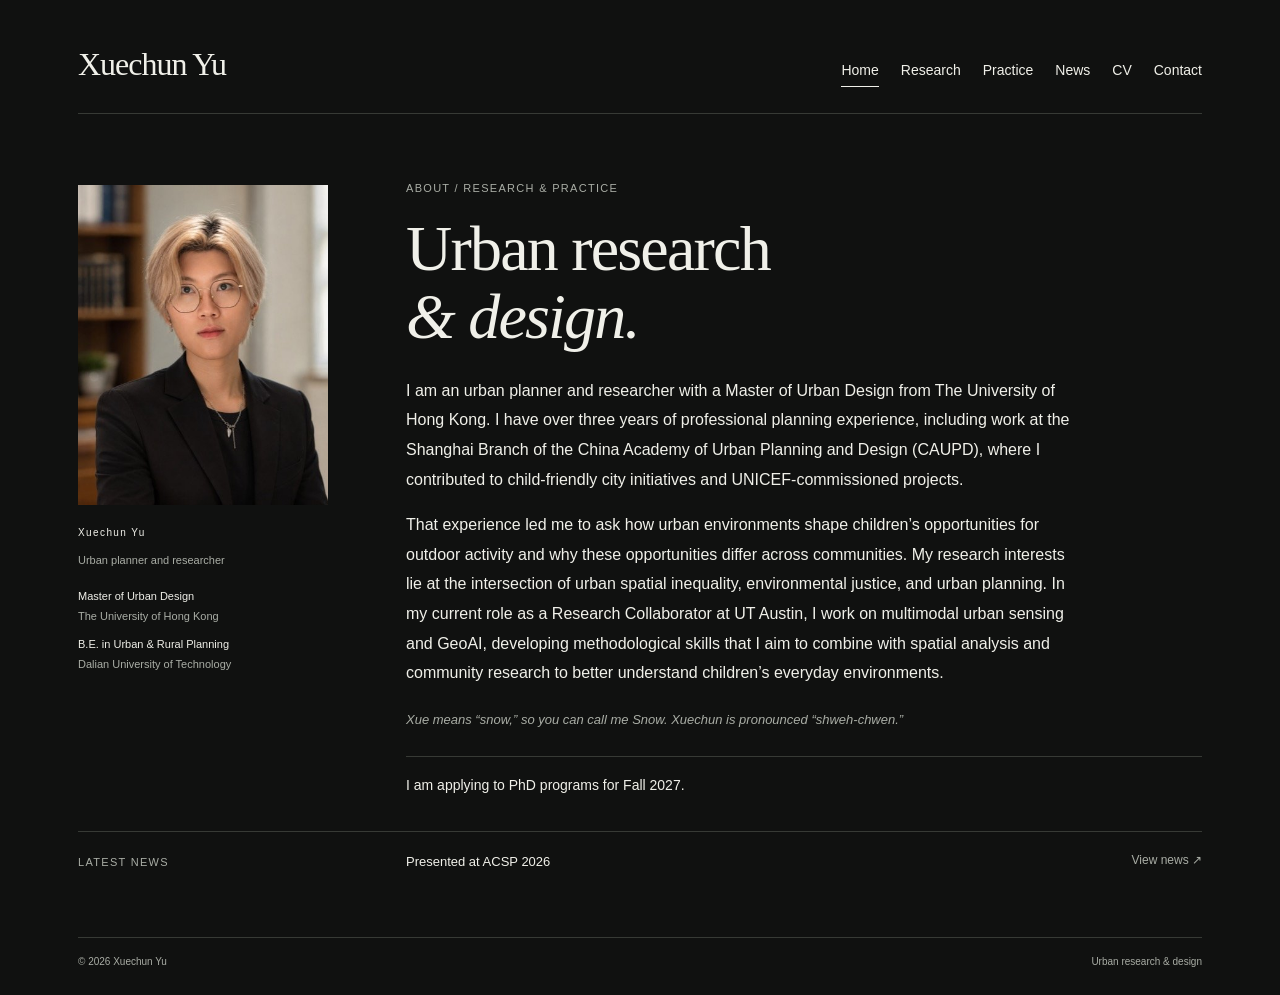
<file: index.html>
<!doctype html>
<html lang="en">
<head>
  <meta charset="utf-8">
  <meta name="viewport" content="width=device-width, initial-scale=1">
  <meta name="color-scheme" content="dark">
  <meta name="theme-color" content="#101110">
  <title>Home | Xuechun Yu</title>
  <meta name="description" content="Xuechun Yu is an urban planner and researcher whose interests connect children’s geographies, environmental justice, urban planning, and human-centered GeoAI.">
  <link rel="icon" href="assets/favicon.svg" type="image/svg+xml">
  <link rel="icon" href="assets/favicon-32.png" sizes="32x32" type="image/png">
  <link rel="apple-touch-icon" href="assets/apple-touch-icon.png">
  <link rel="stylesheet" href="assets/styles.css">
</head>
<body>
  <a class="skip-link" href="#main">Skip to content</a>
  <div id="xy-pages"><div class="website quiet black"><header><a href="index.html" class="brand ">Xuechun Yu</a><nav aria-label="Main navigation"><a href="index.html"  aria-current="page">Home</a><a href="research.html" >Research</a><a href="practice.html" >Practice</a><a href="news.html" >News</a><a href="cv.html" >CV</a><a href="contact.html" >Contact</a></nav></header>
  <main id="main"><div class="bio-layout"><aside class="portrait"><img src="assets/images/portrait.jpg" loading="eager" fetchpriority="high" decoding="async" alt="Portrait of Xuechun Yu"><div class="portrait-caption"><span>Xuechun Yu</span><span>Urban planner and researcher</span><span class="education"><strong>Master of Urban Design</strong><br>The University of Hong Kong<br><strong>B.E. in Urban &amp; Rural Planning</strong><br>Dalian University of Technology</span></div></aside><div class="bio"><div class="eyebrow">ABOUT / RESEARCH &amp; PRACTICE</div><h1>Urban research<br><em>&amp; design.</em></h1><div class="copy"><p>I am an urban planner and researcher with a Master of Urban Design from The University of Hong Kong. I have over three years of professional planning experience, including work at the Shanghai Branch of the China Academy of Urban Planning and Design (CAUPD), where I contributed to child-friendly city initiatives and UNICEF-commissioned projects.</p><p>That experience led me to ask how urban environments shape children’s opportunities for outdoor activity and why these opportunities differ across communities. My research interests lie at the intersection of urban spatial inequality, environmental justice, and urban planning. In my current role as a Research Collaborator at UT Austin, I work on multimodal urban sensing and GeoAI, developing methodological skills that I aim to combine with spatial analysis and community research to better understand children’s everyday environments.</p></div><p class="pronunciation-note">Xue means “snow,” so you can call me Snow. Xuechun is pronounced “shweh-chwen.”</p><p class="application">I am applying to PhD programs for Fall 2027.</p></div></div><div class="recent"><span class="eyebrow">LATEST NEWS</span><a href="news.html" >Presented at ACSP 2026 <span>View news ↗</span></a></div></main>
  <footer><span>© 2026 Xuechun Yu</span><span>Urban research &amp; design</span></footer>
  </div></div>
</body>
</html>
</file>
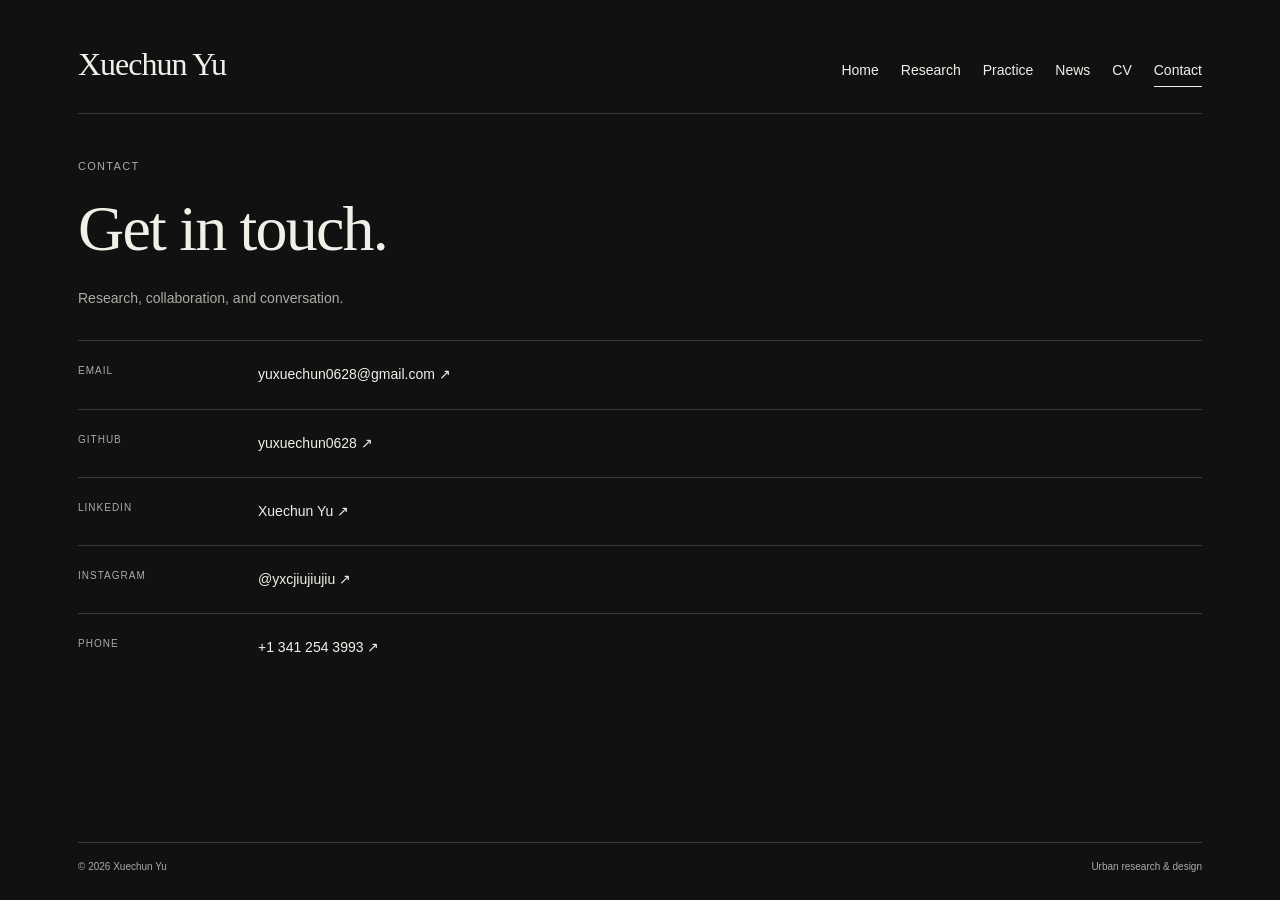
<file: contact.html>
<!doctype html>
<html lang="en">
<head>
  <meta charset="utf-8">
  <meta name="viewport" content="width=device-width, initial-scale=1">
  <meta name="color-scheme" content="dark">
  <meta name="theme-color" content="#101110">
  <title>Contact | Xuechun Yu</title>
  <meta name="description" content="Contact Xuechun Yu about research and collaboration.">
  <link rel="icon" href="assets/favicon.svg" type="image/svg+xml">
  <link rel="icon" href="assets/favicon-32.png" sizes="32x32" type="image/png">
  <link rel="apple-touch-icon" href="assets/apple-touch-icon.png">
  <link rel="stylesheet" href="assets/styles.css">
</head>
<body>
  <a class="skip-link" href="#main">Skip to content</a>
  <div id="xy-pages"><div class="website quiet black"><header><a href="index.html" class="brand ">Xuechun Yu</a><nav aria-label="Main navigation"><a href="index.html" >Home</a><a href="research.html" >Research</a><a href="practice.html" >Practice</a><a href="news.html" >News</a><a href="cv.html" >CV</a><a href="contact.html"  aria-current="page">Contact</a></nav></header>
  <main id="main"><div class="page-intro"><span class="eyebrow">CONTACT</span><h1>Get in touch.</h1><p>Research, collaboration, and conversation.</p></div><div class="contact-row"><span>EMAIL</span><a href="mailto:yuxuechun0628@gmail.com">yuxuechun0628@gmail.com ↗</a></div><div class="contact-row"><span>GITHUB</span><a href="https://github.com/yuxuechun0628" target="_blank" rel="noopener">yuxuechun0628 ↗</a></div><div class="contact-row"><span>LINKEDIN</span><a href="https://www.linkedin.com/in/xuechun-yu/" target="_blank" rel="noopener">Xuechun Yu ↗</a></div><div class="contact-row"><span>INSTAGRAM</span><a href="https://www.instagram.com/yxcjiujiujiu/" target="_blank" rel="noopener">@yxcjiujiujiu ↗</a></div><div class="contact-row"><span>PHONE</span><a href="tel:+13412543993">+1 341 254 3993 ↗</a></div></main>
  <footer><span>© 2026 Xuechun Yu</span><span>Urban research &amp; design</span></footer>
  </div></div>
</body>
</html>
</file>
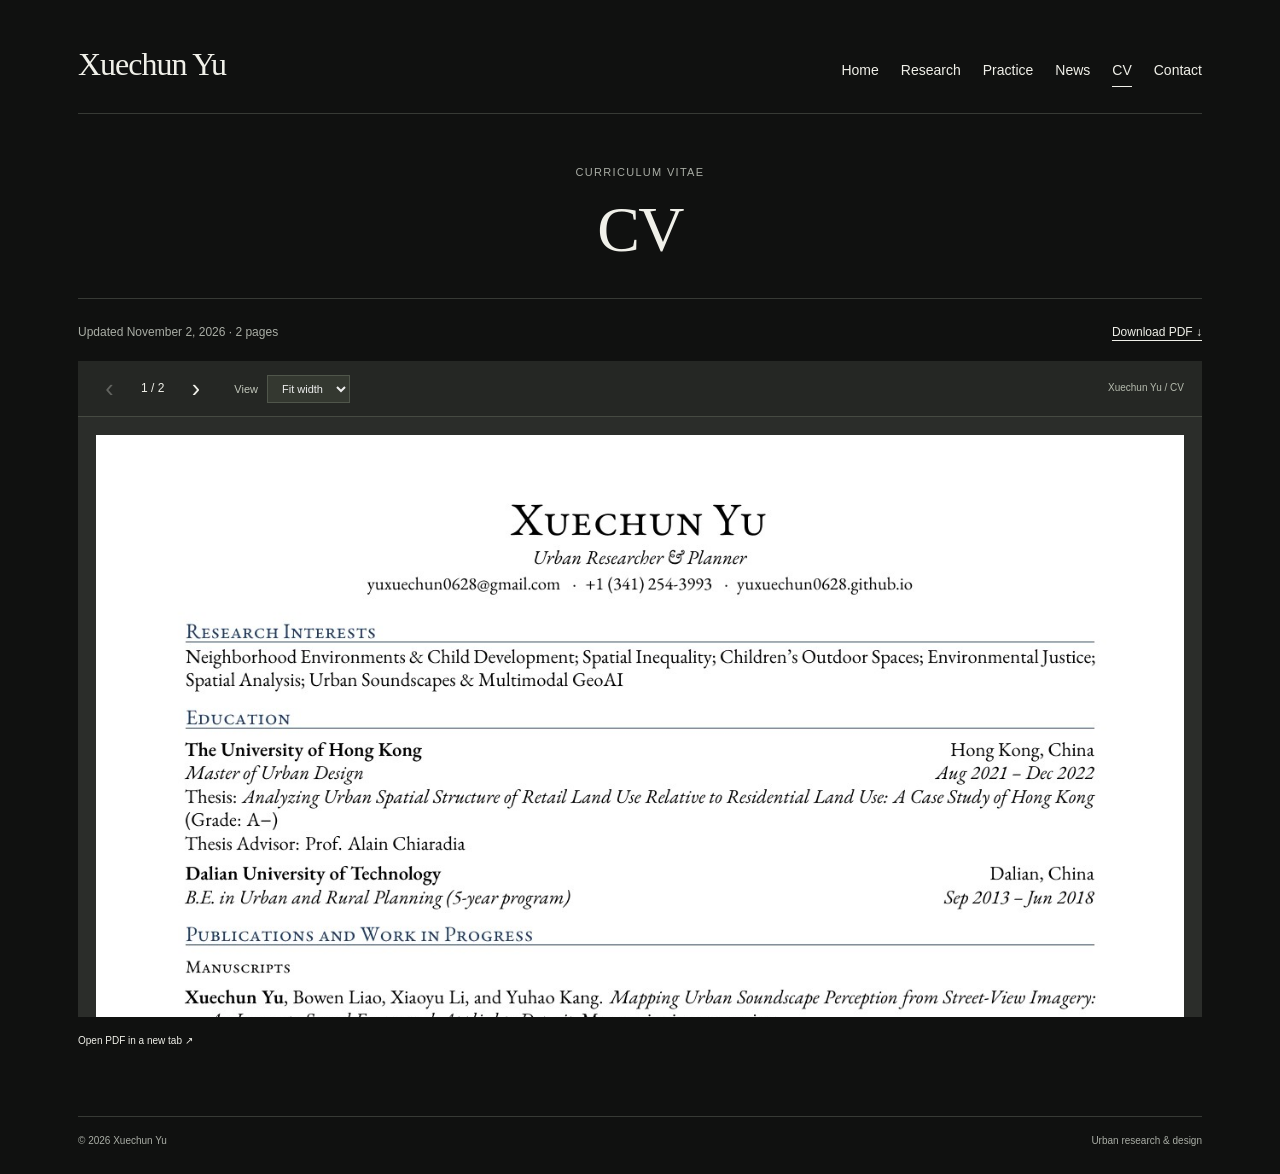
<file: cv.html>
<!doctype html>
<html lang="en">
<head>
  <meta charset="utf-8">
  <meta name="viewport" content="width=device-width, initial-scale=1">
  <meta name="color-scheme" content="dark">
  <meta name="theme-color" content="#101110">
  <title>CV | Xuechun Yu</title>
  <meta name="description" content="Curriculum vitae of Xuechun Yu, including education, research, and professional experience.">
  <link rel="icon" href="assets/favicon.svg" type="image/svg+xml">
  <link rel="icon" href="assets/favicon-32.png" sizes="32x32" type="image/png">
  <link rel="apple-touch-icon" href="assets/apple-touch-icon.png">
  <link rel="stylesheet" href="assets/styles.css">
</head>
<body>
  <a class="skip-link" href="#main">Skip to content</a>
  <div id="xy-pages"><div class="website quiet black"><header><a href="index.html" class="brand ">Xuechun Yu</a><nav aria-label="Main navigation"><a href="index.html" >Home</a><a href="research.html" >Research</a><a href="practice.html" >Practice</a><a href="news.html" >News</a><a href="cv.html"  aria-current="page">CV</a><a href="contact.html" >Contact</a></nav></header>
  <main id="main"><div class="cv-heading"><span class="eyebrow">CURRICULUM VITAE</span><h1>CV</h1></div><div class="document-top"><span>Updated November 2, 2026 · 2 pages</span><a href="assets/documents/Xuechun_Yu_CV-20261102.pdf" download="Xuechun_Yu_CV-20261102.pdf" class="download-link ">Download PDF ↓</a></div><div class="pdf-viewer" aria-label="CV 文档阅读器"><div class="pdf-toolbar"><div class="page-controls"><button type="button" data-cv-action="prev" aria-label="上一页" >‹</button><span data-cv-counter aria-live="polite">1 / 2</span><button type="button" data-cv-action="next" aria-label="下一页" >›</button></div><label class="zoom-control">View <select data-cv-zoom aria-label="文档显示比例"><option value="100">Fit width</option><option value="125">125%</option><option value="150">150%</option></select></label><span class="reader-label">Xuechun Yu / CV</span></div><div class="paper-scroll" aria-label="简历页面，可滚动阅读"><img src="assets/images/cv-20261102-1.jpg" data-cv-page alt="Xuechun Yu 简历第 1 页"></div></div><p class="cv-note"><a href="assets/documents/Xuechun_Yu_CV-20261102.pdf" target="_blank" rel="noopener">Open PDF in a new tab ↗</a></p><noscript><p><a href="assets/documents/Xuechun_Yu_CV-20261102.pdf">Read the complete CV (PDF)</a></p></noscript><script src="assets/cv-reader-20261102.js" defer></script></main>
  <footer><span>© 2026 Xuechun Yu</span><span>Urban research &amp; design</span></footer>
  </div></div>
</body>
</html>
</file>
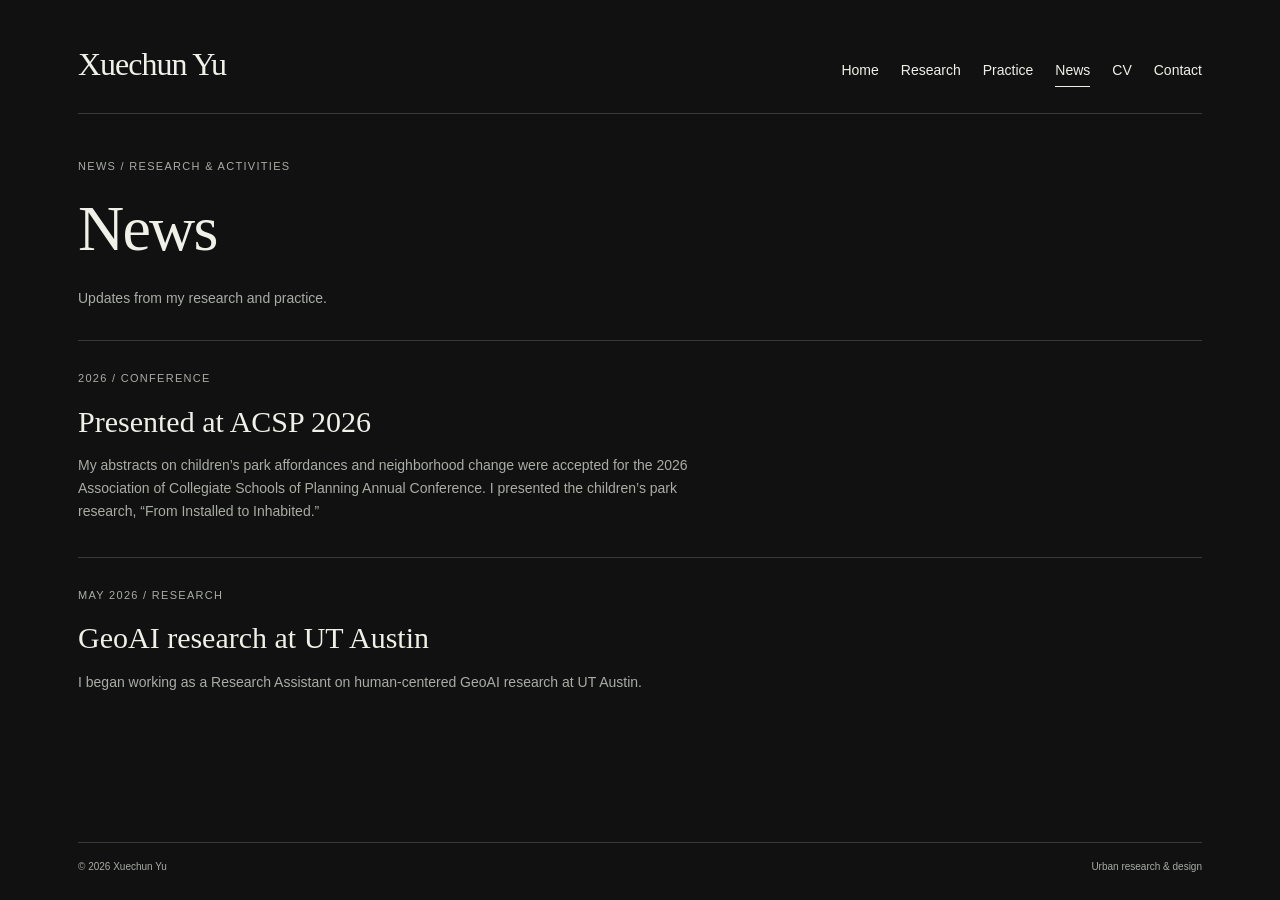
<file: news.html>
<!doctype html>
<html lang="en">
<head>
  <meta charset="utf-8">
  <meta name="viewport" content="width=device-width, initial-scale=1">
  <meta name="color-scheme" content="dark">
  <meta name="theme-color" content="#101110">
  <title>News | Xuechun Yu</title>
  <meta name="description" content="Updates from Xuechun Yu’s research and practice.">
  <link rel="icon" href="assets/favicon.svg" type="image/svg+xml">
  <link rel="icon" href="assets/favicon-32.png" sizes="32x32" type="image/png">
  <link rel="apple-touch-icon" href="assets/apple-touch-icon.png">
  <link rel="stylesheet" href="assets/styles.css">
</head>
<body>
  <a class="skip-link" href="#main">Skip to content</a>
  <div id="xy-pages"><div class="website quiet black"><header><a href="index.html" class="brand ">Xuechun Yu</a><nav aria-label="Main navigation"><a href="index.html" >Home</a><a href="research.html" >Research</a><a href="practice.html" >Practice</a><a href="news.html"  aria-current="page">News</a><a href="cv.html" >CV</a><a href="contact.html" >Contact</a></nav></header>
  <main id="main"><div class="page-intro"><span class="eyebrow">NEWS / RESEARCH &amp; ACTIVITIES</span><h1>News</h1><p>Updates from my research and practice.</p></div><article class="news-item"><span class="eyebrow">2026 / CONFERENCE</span><h2>Presented at ACSP 2026</h2><p>My abstracts on children’s park affordances and neighborhood change were accepted for the 2026 Association of Collegiate Schools of Planning Annual Conference. I presented the children’s park research, “From Installed to Inhabited.”</p></article><article class="news-item"><span class="eyebrow">MAY 2026 / RESEARCH</span><h2>GeoAI research at UT Austin</h2><p>I began working as a Research Assistant on human-centered GeoAI research at UT Austin.</p></article></main>
  <footer><span>© 2026 Xuechun Yu</span><span>Urban research &amp; design</span></footer>
  </div></div>
</body>
</html>
</file>
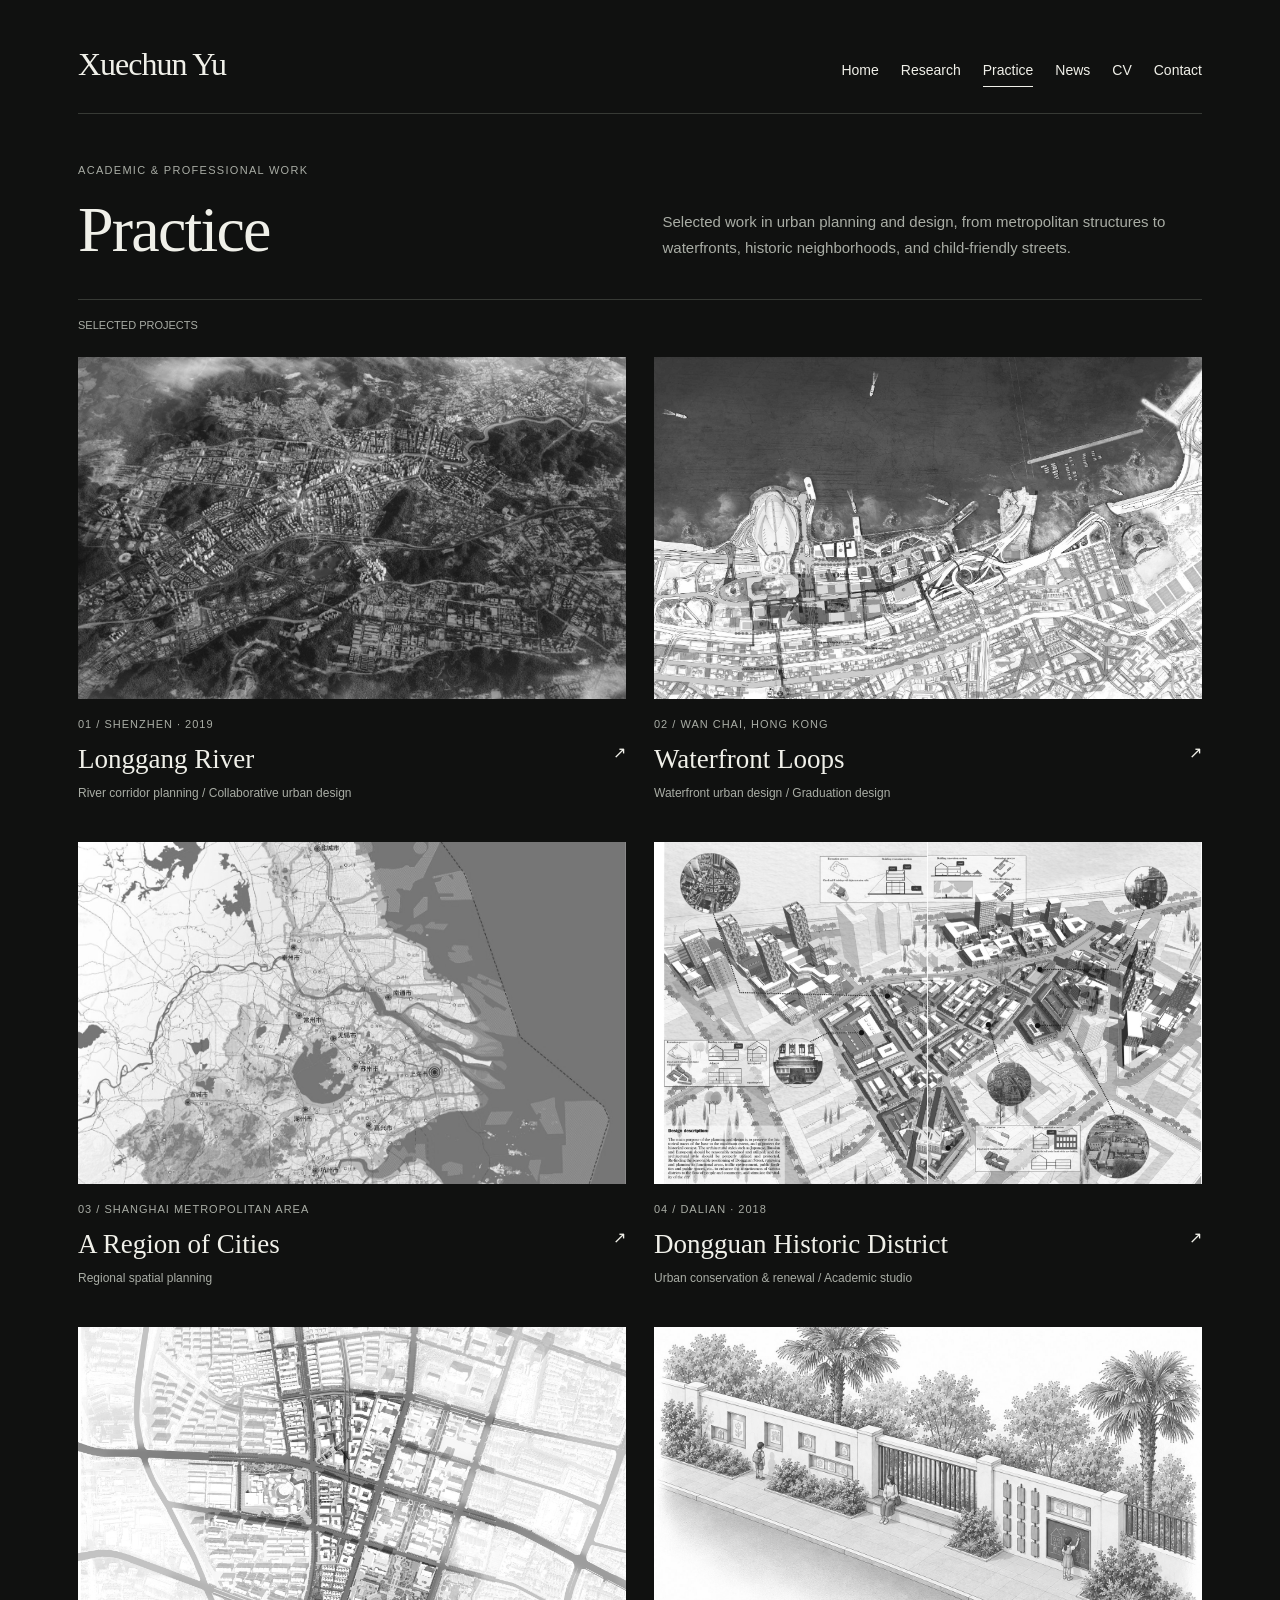
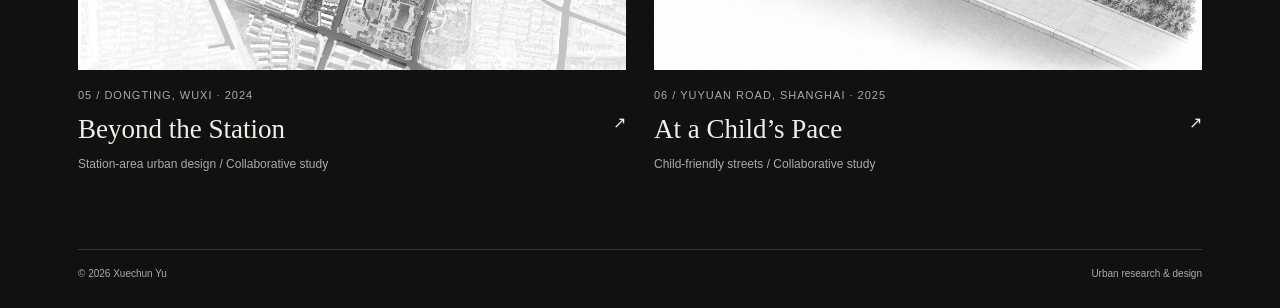
<file: practice.html>
<!doctype html>
<html lang="en">
<head>
  <meta charset="utf-8">
  <meta name="viewport" content="width=device-width, initial-scale=1">
  <meta name="color-scheme" content="dark">
  <meta name="theme-color" content="#101110">
  <title>Practice | Xuechun Yu</title>
  <meta name="description" content="Selected urban planning and design projects by Xuechun Yu.">
  <link rel="icon" href="assets/favicon.svg" type="image/svg+xml">
  <link rel="icon" href="assets/favicon-32.png" sizes="32x32" type="image/png">
  <link rel="apple-touch-icon" href="assets/apple-touch-icon.png">
  <link rel="stylesheet" href="assets/styles.css">
</head>
<body>
  <a class="skip-link" href="#main">Skip to content</a>
  <div id="xy-pages"><div class="website quiet black"><header><a href="index.html" class="brand ">Xuechun Yu</a><nav aria-label="Main navigation"><a href="index.html" >Home</a><a href="research.html" >Research</a><a href="practice.html"  aria-current="page">Practice</a><a href="news.html" >News</a><a href="cv.html" >CV</a><a href="contact.html" >Contact</a></nav></header>
  <main id="main">
 <div class="section-opening"><div><span class="eyebrow">ACADEMIC &amp; PROFESSIONAL WORK</span><h1>Practice</h1></div><p>Selected work in urban planning and design, from metropolitan structures to waterfronts, historic neighborhoods, and child-friendly streets.</p></div>
 <div class="section-label"><span>SELECTED PROJECTS</span></div>
 <div class="practice-grid">
  <a href="projects/longgang.html" class="practice-entry "><span class="work-image"><img src="assets/images/longgang.jpg" loading="lazy" decoding="async" alt="龙岗河流域景观与城市设计方案"></span><span class="work-meta">01 / SHENZHEN · 2019</span><span class="work-title">Longgang River <span aria-hidden="true">↗</span></span><span class="work-subtitle">River corridor planning / Collaborative urban design</span></a>
  <a href="projects/wanchai.html" class="practice-entry "><span class="work-image"><img src="assets/images/wanchai.jpg" loading="lazy" decoding="async" alt="湾仔北滨水城市设计总平面"></span><span class="work-meta">02 / WAN CHAI, HONG KONG</span><span class="work-title">Waterfront Loops <span aria-hidden="true">↗</span></span><span class="work-subtitle">Waterfront urban design / Graduation design</span></a>
  <a href="projects/shanghai.html" class="practice-entry "><span class="work-image"><img src="assets/images/shanghai.jpg" loading="lazy" decoding="async" alt="上海大都市圈区域空间结构图"></span><span class="work-meta">03 / SHANGHAI METROPOLITAN AREA</span><span class="work-title">A Region of Cities <span aria-hidden="true">↗</span></span><span class="work-subtitle">Regional spatial planning</span></a>
  <a href="projects/dongguan.html" class="practice-entry "><span class="work-image"><img src="assets/images/dongguan-20261015.jpg" loading="lazy" decoding="async" alt="大连东关历史街区更新轴测图"></span><span class="work-meta">04 / DALIAN · 2018</span><span class="work-title">Dongguan Historic District <span aria-hidden="true">↗</span></span><span class="work-subtitle">Urban conservation &amp; renewal / Academic studio</span></a>
  <a href="projects/dongting.html" class="practice-entry "><span class="work-image"><img src="assets/images/dongting-20261015.jpg" loading="lazy" decoding="async" alt="洞庭柏庄站片区更新总平面"></span><span class="work-meta">05 / DONGTING, WUXI · 2024</span><span class="work-title">Beyond the Station <span aria-hidden="true">↗</span></span><span class="work-subtitle">Station-area urban design / Collaborative study</span></a>
  <a href="projects/yuyuan.html" class="practice-entry "><span class="work-image"><img src="assets/images/yuyuan.jpg" loading="lazy" decoding="async" alt="愚园路沿街停留空间概念重绘，非建成照片"></span><span class="work-meta">06 / YUYUAN ROAD, SHANGHAI · 2025</span><span class="work-title">At a Child’s Pace <span aria-hidden="true">↗</span></span><span class="work-subtitle">Child-friendly streets / Collaborative study</span></a>
 </div>
</main>
  <footer><span>© 2026 Xuechun Yu</span><span>Urban research &amp; design</span></footer>
  </div></div>
</body>
</html>
</file>
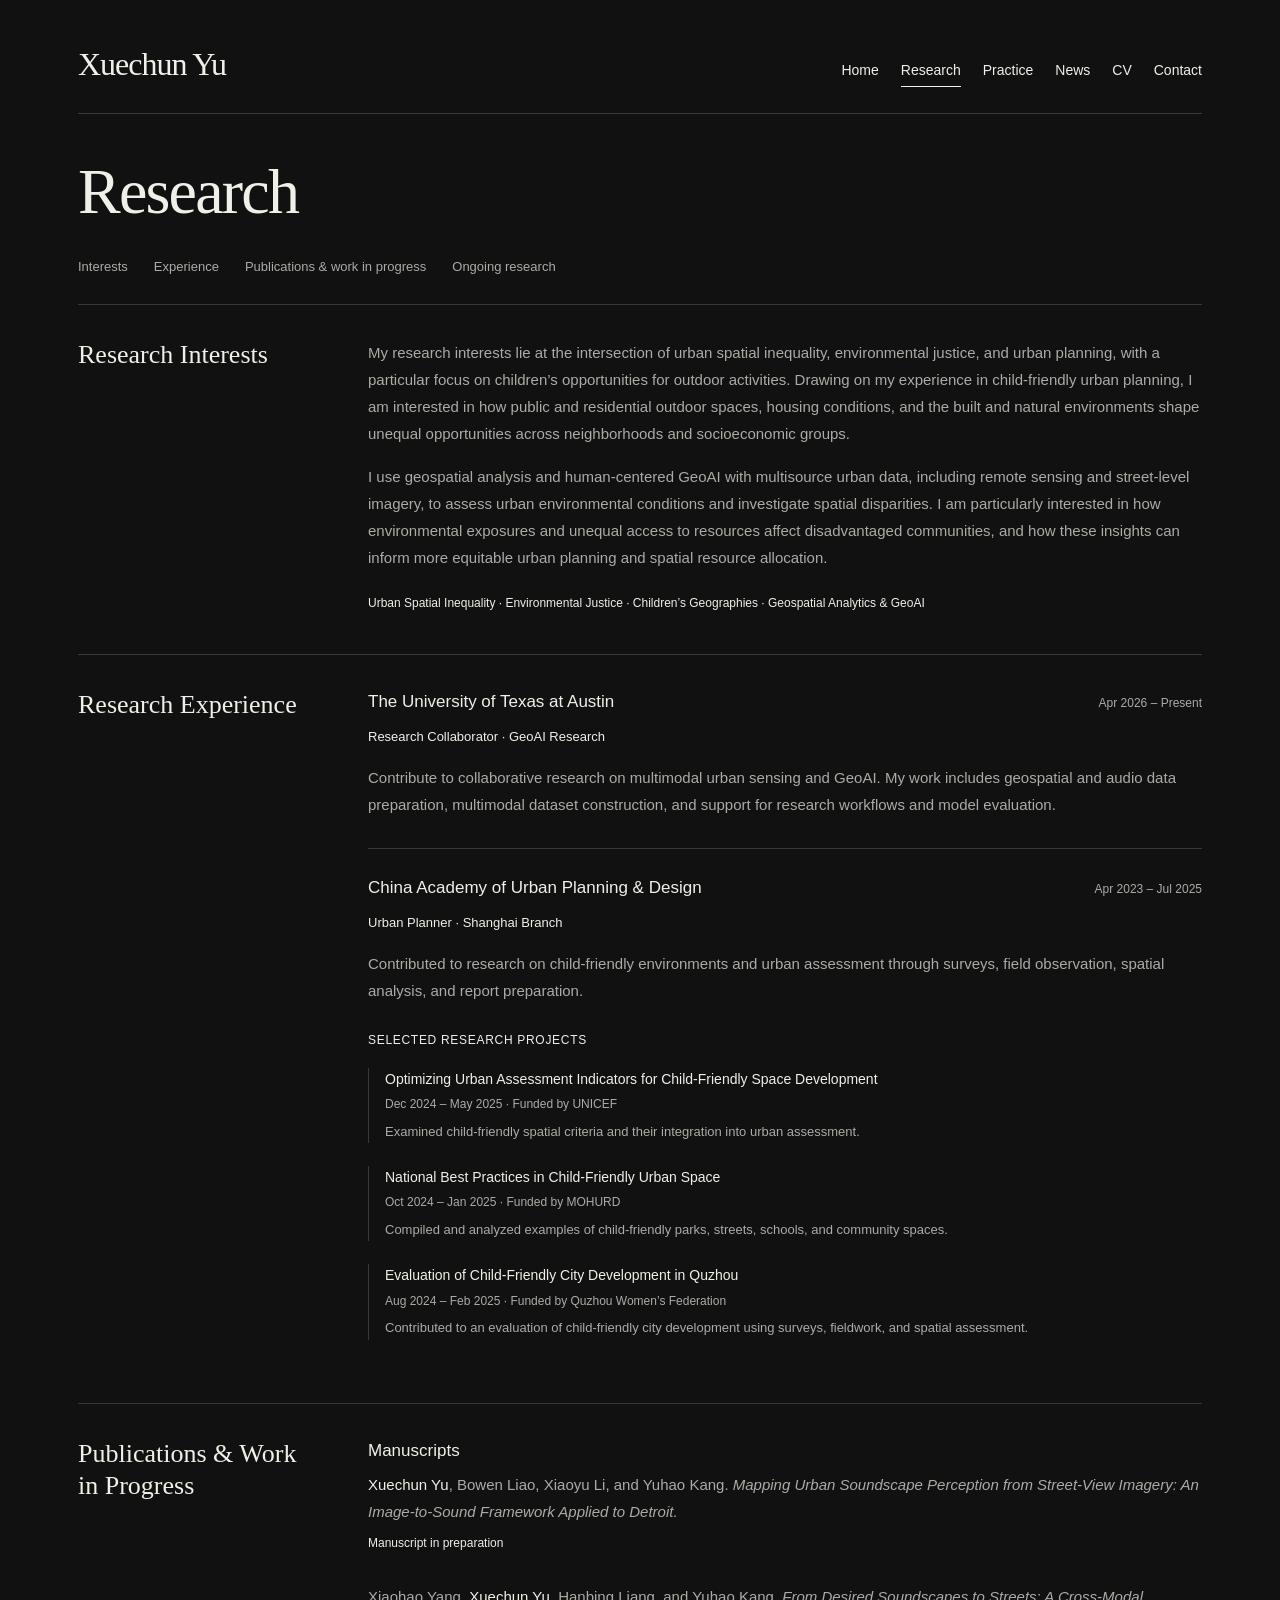
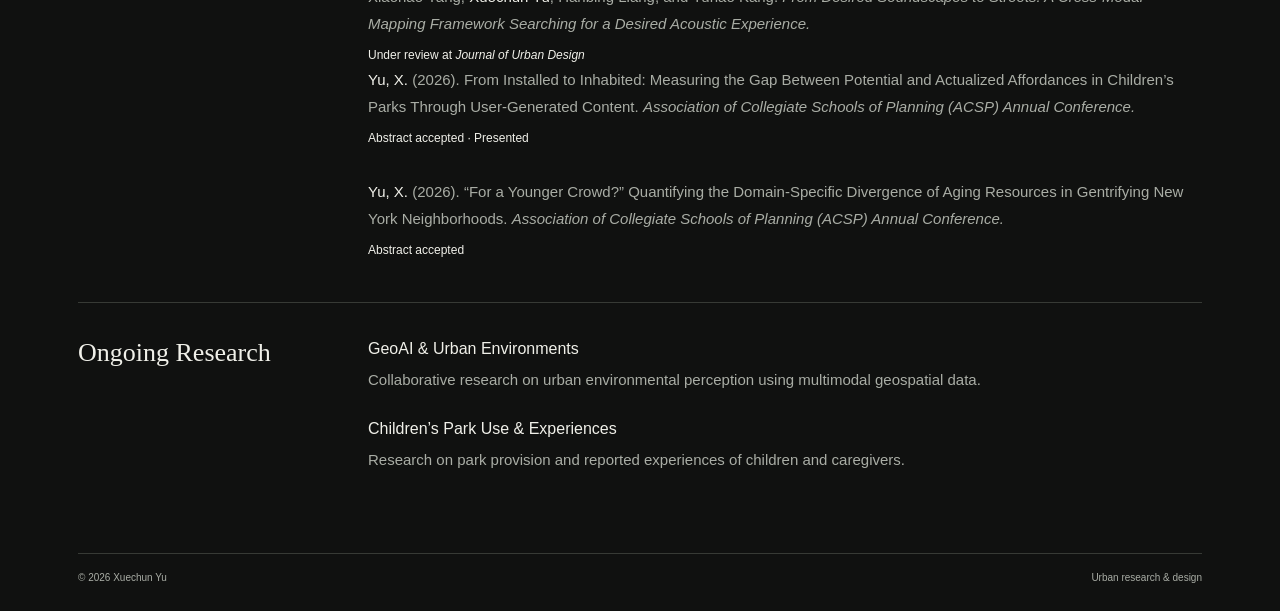
<file: research.html>
<!doctype html>
<html lang="en">
<head>
  <meta charset="utf-8">
  <meta name="viewport" content="width=device-width, initial-scale=1">
  <meta name="color-scheme" content="dark">
  <meta name="theme-color" content="#101110">
  <title>Research | Xuechun Yu</title>
  <meta name="description" content="Research interests, professional and academic research experience, conference abstracts and presentations, and ongoing work by Xuechun Yu.">
  <link rel="icon" href="assets/favicon.svg" type="image/svg+xml">
  <link rel="icon" href="assets/favicon-32.png" sizes="32x32" type="image/png">
  <link rel="apple-touch-icon" href="assets/apple-touch-icon.png">
  <link rel="stylesheet" href="assets/styles.css">
</head>
<body>
  <a class="skip-link" href="#main">Skip to content</a>
  <div id="xy-pages"><div class="website quiet black"><header><a href="index.html" class="brand ">Xuechun Yu</a><nav aria-label="Main navigation"><a href="index.html" >Home</a><a href="research.html"  aria-current="page">Research</a><a href="practice.html" >Practice</a><a href="news.html" >News</a><a href="cv.html" >CV</a><a href="contact.html" >Contact</a></nav></header>
  <main id="main"><div class="academic-opening"><h1>Research</h1></div>
<nav class="research-sections" aria-label="Research sections">
  <a href="#research-interests">Interests</a>
  <a href="#research-experience">Experience</a>
  <a href="#publications-work">Publications &amp; work in progress</a>
  <a href="#ongoing-research">Ongoing research</a>
</nav>

<section class="academic-section" id="research-interests" aria-labelledby="interests-heading">
  <h2 id="interests-heading">Research Interests</h2>
  <div class="academic-content">
    <p>My research interests lie at the intersection of urban spatial inequality, environmental justice, and urban planning, with a particular focus on children’s opportunities for outdoor activities. Drawing on my experience in child-friendly urban planning, I am interested in how public and residential outdoor spaces, housing conditions, and the built and natural environments shape unequal opportunities across neighborhoods and socioeconomic groups.</p>
    <p>I use geospatial analysis and human-centered GeoAI with multisource urban data, including remote sensing and street-level imagery, to assess urban environmental conditions and investigate spatial disparities. I am particularly interested in how environmental exposures and unequal access to resources affect disadvantaged communities, and how these insights can inform more equitable urban planning and spatial resource allocation.</p>
    <p class="interest-keywords">Urban Spatial Inequality · Environmental Justice · Children’s Geographies · Geospatial Analytics &amp; GeoAI</p>
  </div>
</section>

<section class="academic-section" id="research-experience" aria-labelledby="experience-heading">
  <h2 id="experience-heading">Research Experience</h2>
  <div class="academic-content">
    <article class="experience-entry">
      <div class="academic-entry-head"><h3>The University of Texas at Austin</h3><span class="academic-date">Apr 2026 – Present</span></div>
      <p class="academic-affiliation">Research Collaborator · GeoAI Research</p>
      <p>Contribute to collaborative research on multimodal urban sensing and GeoAI. My work includes geospatial and audio data preparation, multimodal dataset construction, and support for research workflows and model evaluation.</p>
    </article>
    <article class="experience-entry">
      <div class="academic-entry-head"><h3>China Academy of Urban Planning &amp; Design</h3><span class="academic-date">Apr 2023 – Jul 2025</span></div>
      <p class="academic-affiliation">Urban Planner · Shanghai Branch</p>
      <p>Contributed to research on child-friendly environments and urban assessment through surveys, field observation, spatial analysis, and report preparation.</p>
      <h4>Selected research projects</h4>
      <ul class="experience-projects">
        <li><h5>Optimizing Urban Assessment Indicators for Child-Friendly Space Development</h5><p class="academic-meta">Dec 2024 – May 2025 · Funded by UNICEF</p><p>Examined child-friendly spatial criteria and their integration into urban assessment.</p></li>
        <li><h5>National Best Practices in Child-Friendly Urban Space</h5><p class="academic-meta">Oct 2024 – Jan 2025 · Funded by MOHURD</p><p>Compiled and analyzed examples of child-friendly parks, streets, schools, and community spaces.</p></li>
        <li><h5>Evaluation of Child-Friendly City Development in Quzhou</h5><p class="academic-meta">Aug 2024 – Feb 2025 · Funded by Quzhou Women’s Federation</p><p>Contributed to an evaluation of child-friendly city development using surveys, fieldwork, and spatial assessment.</p></li>
      </ul>
    </article>
  </div>
</section>

<section class="academic-section" id="publications-work" aria-labelledby="publications-heading">
  <h2 id="publications-heading">Publications &amp; Work in Progress</h2>
  <div class="academic-content">
    <h3>Manuscripts</h3>
    <ol class="conference-list">
      <li><p><strong>Xuechun Yu</strong>, Bowen Liao, Xiaoyu Li, and Yuhao Kang. <em>Mapping Urban Soundscape Perception from Street-View Imagery: An Image-to-Sound Framework Applied to Detroit.</em></p><p class="conference-status">Manuscript in preparation</p></li>
      <li><p>Xiaohao Yang, <strong>Xuechun Yu</strong>, Hanbing Liang, and Yuhao Kang. <em>From Desired Soundscapes to Streets: A Cross-Modal Mapping Framework Searching for a Desired Acoustic Experience.</em></p><p class="conference-status">Under review at <em>Journal of Urban Design</em></p></li>
    </ol>
    <span id="conference-work"></span>
    <ol class="conference-list">
      <li><p><strong>Yu, X.</strong> (2026). From Installed to Inhabited: Measuring the Gap Between Potential and Actualized Affordances in Children’s Parks Through User-Generated Content. <em>Association of Collegiate Schools of Planning (ACSP) Annual Conference.</em></p><p class="conference-status">Abstract accepted · Presented</p></li>
      <li><p><strong>Yu, X.</strong> (2026). “For a Younger Crowd?” Quantifying the Domain-Specific Divergence of Aging Resources in Gentrifying New York Neighborhoods. <em>Association of Collegiate Schools of Planning (ACSP) Annual Conference.</em></p><p class="conference-status">Abstract accepted</p></li>
    </ol>
  </div>
</section>

<section class="academic-section" id="ongoing-research" aria-labelledby="ongoing-heading">
  <h2 id="ongoing-heading">Ongoing Research</h2>
  <div class="academic-content ongoing-list">
    <article><h3>GeoAI &amp; Urban Environments</h3><p>Collaborative research on urban environmental perception using multimodal geospatial data.</p></article>
    <article><h3>Children’s Park Use &amp; Experiences</h3><p>Research on park provision and reported experiences of children and caregivers.</p></article>
  </div>
</section>
</main>
  <footer><span>© 2026 Xuechun Yu</span><span>Urban research &amp; design</span></footer>
  </div></div>
</body>
</html>
</file>
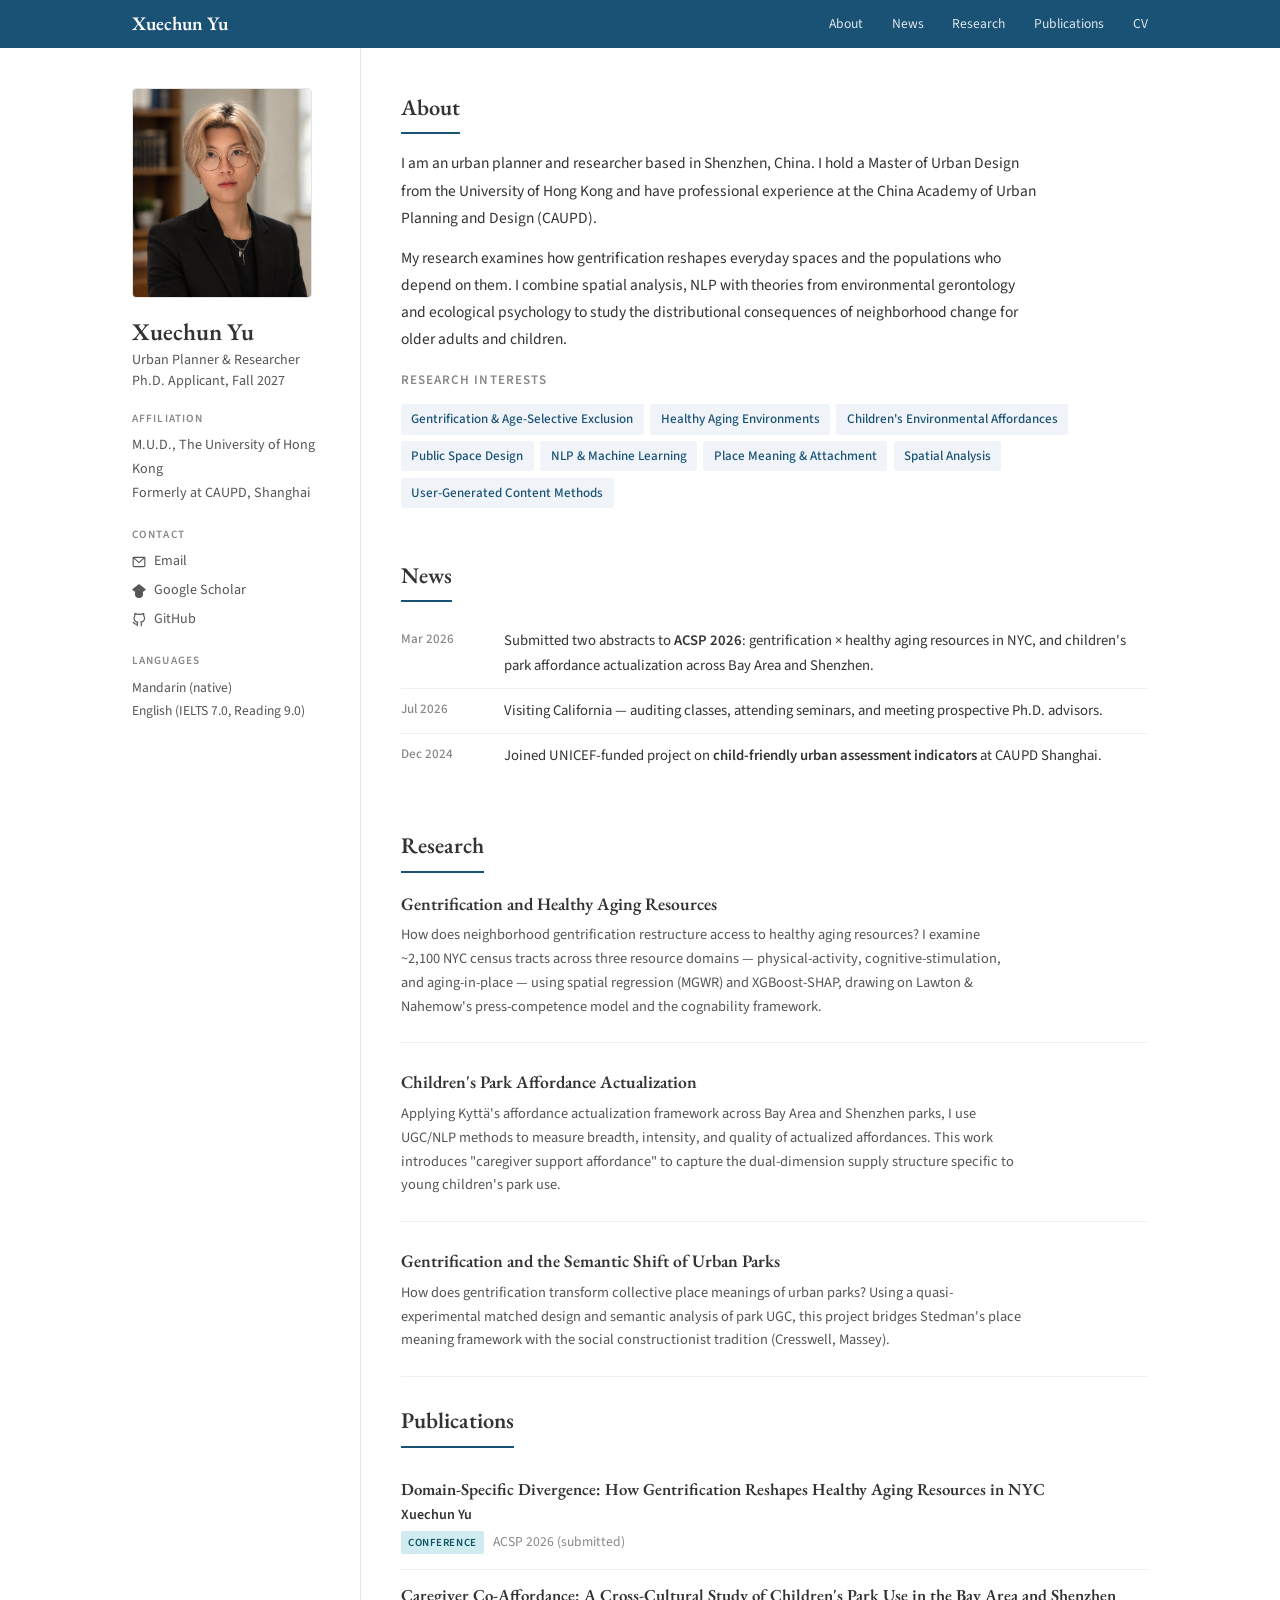
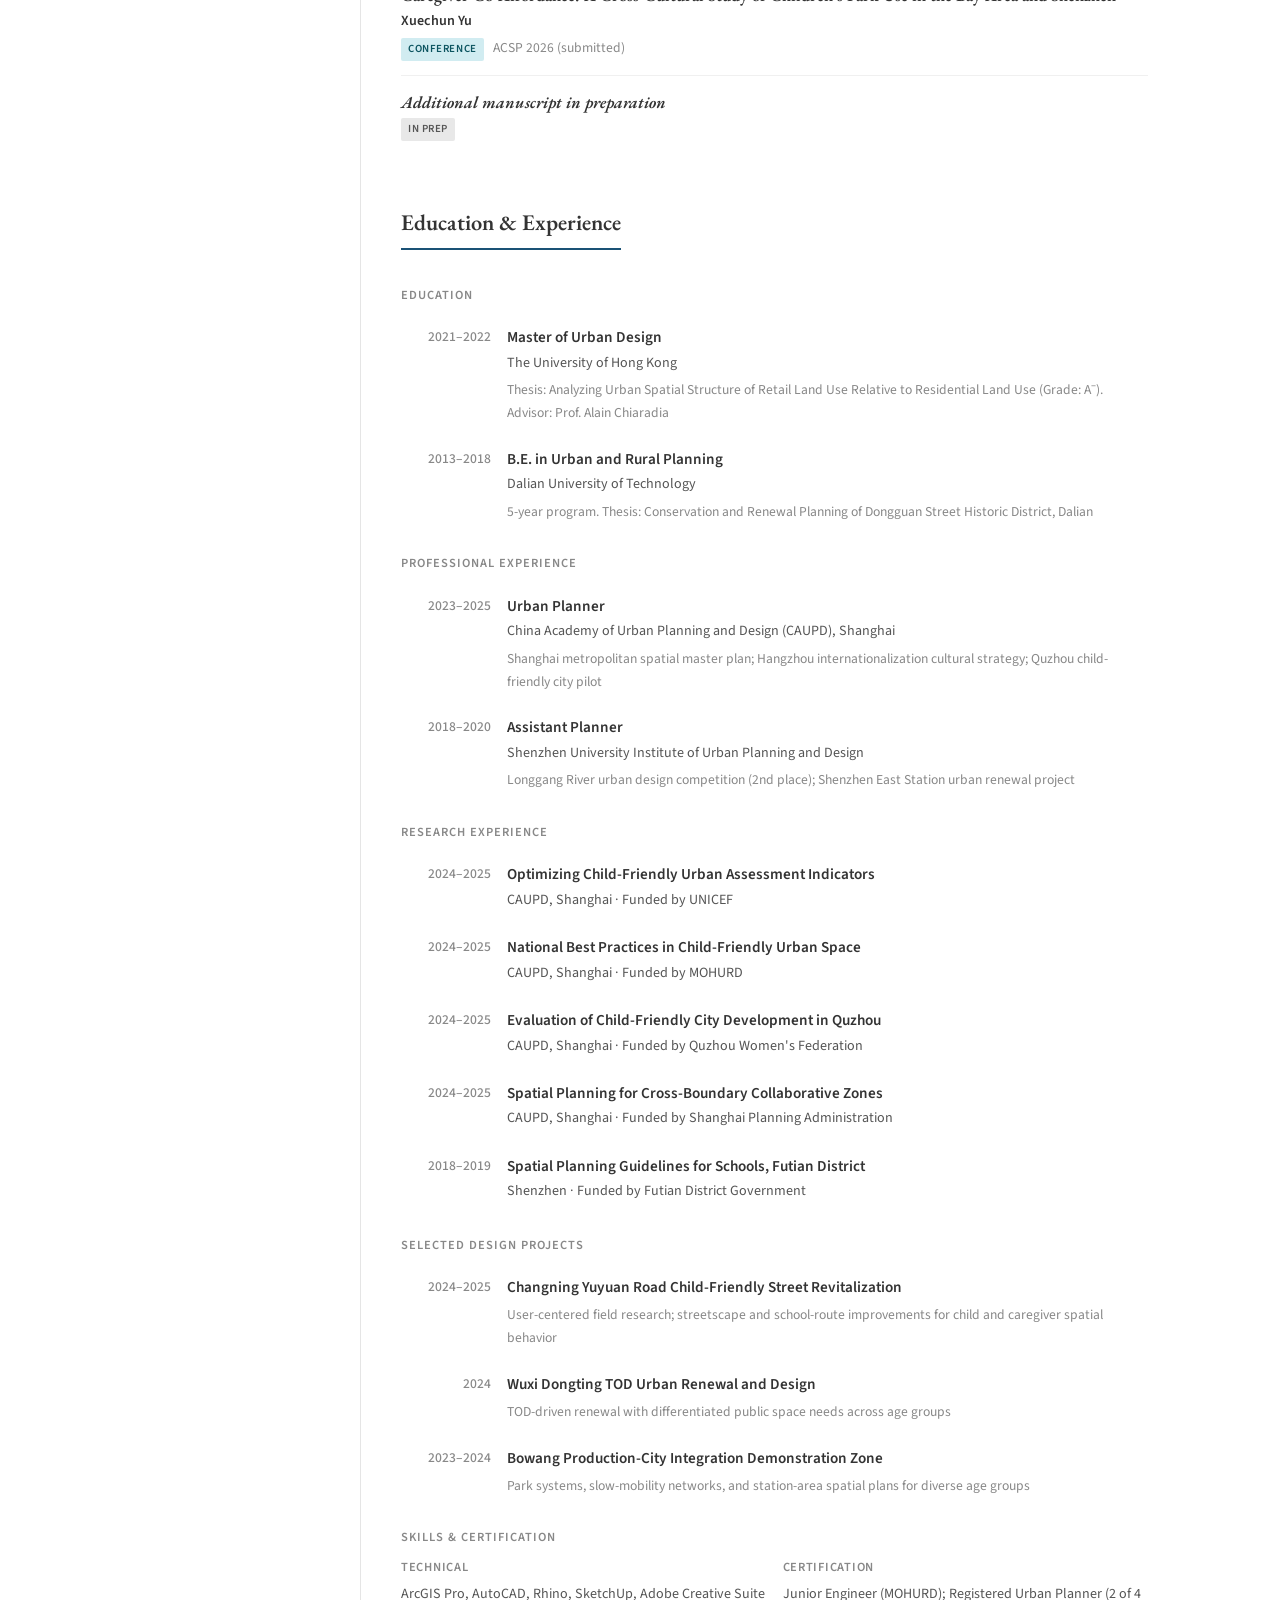
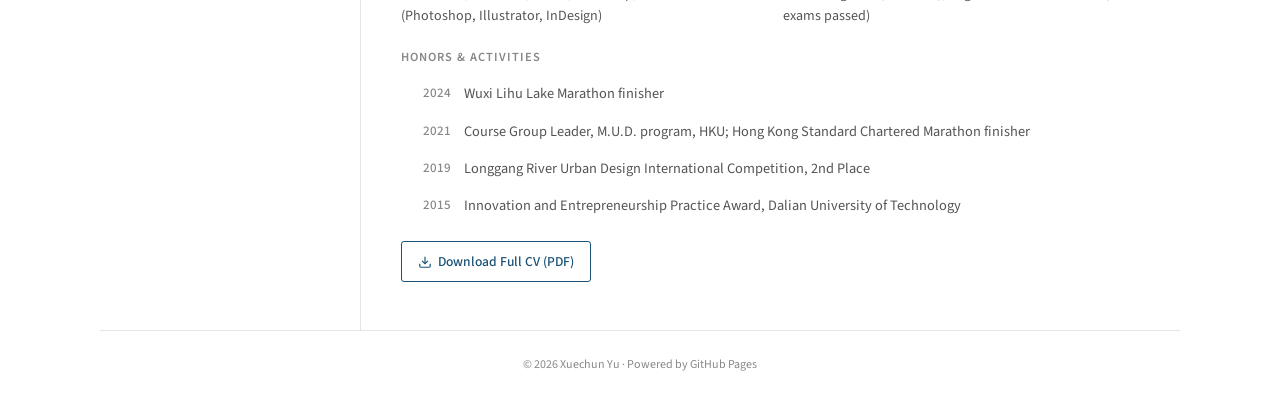
<file: 新的index.html>
<!DOCTYPE html>
<html lang="en">
<head>
  <meta charset="UTF-8">
  <meta name="viewport" content="width=device-width, initial-scale=1.0">
  <title>Xuechun Yu — Urban Planner & Researcher</title>
  <link rel="preconnect" href="https://fonts.googleapis.com">
  <link rel="preconnect" href="https://fonts.gstatic.com" crossorigin>
  <link href="https://fonts.googleapis.com/css2?family=EB+Garamond:ital,wght@0,400;0,500;0,600;0,700;1,400;1,500&family=Source+Sans+3:wght@300;400;500;600&display=swap" rel="stylesheet">
  <style>
    :root {
      --bg: #ffffff;
      --text: #333333;
      --text-light: #555555;
      --text-muted: #888888;
      --accent: #1a5276;
      --accent-hover: #2471a3;
      --border: #e5e5e5;
    }
    * { margin: 0; padding: 0; box-sizing: border-box; }
    html { scroll-behavior: smooth; }
    body {
      font-family: 'Source Sans 3', -apple-system, sans-serif;
      background: var(--bg);
      color: var(--text);
      font-size: 15.5px;
      line-height: 1.7;
      -webkit-font-smoothing: antialiased;
    }
    a { color: var(--accent); text-decoration: none; transition: color 0.2s; }
    a:hover { color: var(--accent-hover); text-decoration: underline; }

    /* NAV */
    .topnav { background: var(--accent); position: sticky; top: 0; z-index: 100; }
    .topnav-inner { max-width: 1080px; margin: 0 auto; padding: 0 2rem; height: 48px; display: flex; align-items: center; justify-content: space-between; }
    .topnav .site-name { font-family: 'EB Garamond', serif; font-size: 1.2rem; font-weight: 600; color: #fff; text-decoration: none; }
    .topnav-links { display: flex; gap: 1.8rem; }
    .topnav-links a { color: rgba(255,255,255,0.85); font-size: 0.85rem; text-decoration: none; }
    .topnav-links a:hover { color: #fff; text-decoration: none; }
    .mobile-toggle { display: none; background: none; border: none; cursor: pointer; color: #fff; padding: 4px; }
    .mobile-toggle svg { width: 22px; height: 22px; stroke: currentColor; fill: none; stroke-width: 2; }

    /* LAYOUT */
    .page-wrapper { max-width: 1080px; margin: 0 auto; display: grid; grid-template-columns: 260px 1fr; min-height: calc(100vh - 48px); }

    /* SIDEBAR */
    .sidebar { padding: 2.5rem 1.8rem 2rem 2rem; position: sticky; top: 48px; height: fit-content; max-height: calc(100vh - 48px); overflow-y: auto; }
    .sidebar-photo { width: 180px; height: 210px; border-radius: 4px; overflow: hidden; background: #eee; margin-bottom: 1.2rem; border: 1px solid var(--border); }
    .sidebar h1 { font-family: 'EB Garamond', serif; font-size: 1.5rem; font-weight: 600; margin-bottom: 0.2rem; line-height: 1.25; }
    .sidebar .title-line { font-size: 0.88rem; color: var(--text-light); margin-bottom: 1rem; line-height: 1.5; }
    .sidebar-section { margin-bottom: 1.2rem; }
    .sidebar-section-label { font-size: 0.7rem; text-transform: uppercase; letter-spacing: 0.1em; color: var(--text-muted); font-weight: 600; margin-bottom: 0.4rem; }
    .sidebar-links { list-style: none; }
    .sidebar-links li { margin-bottom: 0.3rem; }
    .sidebar-links a { font-size: 0.88rem; display: flex; align-items: center; gap: 0.5rem; color: var(--text-light); text-decoration: none; }
    .sidebar-links a:hover { color: var(--accent); text-decoration: none; }
    .sidebar-links svg { width: 14px; height: 14px; flex-shrink: 0; stroke: currentColor; fill: none; stroke-width: 2; stroke-linecap: round; stroke-linejoin: round; }
    .sidebar-links .filled-icon { fill: currentColor; stroke: none; }

    /* MAIN */
    .main { padding: 2.5rem 2rem 3rem 2.5rem; border-left: 1px solid var(--border); }
    .section { margin-bottom: 3rem; }
    .section:last-child { margin-bottom: 0; }
    .section-title { font-family: 'EB Garamond', serif; font-size: 1.4rem; font-weight: 600; margin-bottom: 1rem; padding-bottom: 0.4rem; border-bottom: 2px solid var(--accent); display: inline-block; }

    /* BIO */
    .bio-text { line-height: 1.75; max-width: 640px; }
    .bio-text p { margin-bottom: 0.8rem; }
    .interests-list { display: flex; flex-wrap: wrap; gap: 0.4rem; margin-top: 0.8rem; list-style: none; }
    .interests-list li { font-size: 0.82rem; padding: 0.25rem 0.65rem; background: #f0f4f8; border-radius: 3px; color: var(--accent); font-weight: 500; }

    /* NEWS */
    .news-list { list-style: none; }
    .news-item { display: grid; grid-template-columns: 90px 1fr; gap: 0.8rem; padding: 0.6rem 0; border-bottom: 1px solid #f0f0f0; font-size: 0.92rem; }
    .news-item:last-child { border-bottom: none; }
    .news-date { color: var(--text-muted); font-size: 0.82rem; font-weight: 500; }
    .news-content strong { font-weight: 600; }

    /* PUBLICATIONS */
    .pub-list { list-style: none; }
    .pub-item { padding: 0.9rem 0; border-bottom: 1px solid #f0f0f0; }
    .pub-item:last-child { border-bottom: none; }
    .pub-title-text { font-family: 'EB Garamond', serif; font-size: 1.05rem; font-weight: 600; line-height: 1.4; }
    .pub-authors { font-size: 0.88rem; color: var(--text-light); margin-top: 0.15rem; }
    .pub-authors .me { font-weight: 600; color: var(--text); }
    .pub-venue-line { font-size: 0.85rem; color: var(--text-muted); margin-top: 0.15rem; }
    .pub-badge { display: inline-block; font-size: 0.68rem; font-weight: 600; text-transform: uppercase; letter-spacing: 0.05em; padding: 0.15rem 0.45rem; border-radius: 2px; margin-right: 0.4rem; vertical-align: middle; }
    .badge-review { background: #fef3cd; color: #856404; }
    .badge-conf { background: #d1ecf1; color: #0c5460; }
    .badge-prep { background: #e8e8e8; color: #555555; }

    /* RESEARCH */
    .research-item { margin-bottom: 1.5rem; padding-bottom: 1.5rem; border-bottom: 1px solid #f0f0f0; }
    .research-item:last-child { border-bottom: none; padding-bottom: 0; }
    .research-item h3 { font-family: 'EB Garamond', serif; font-size: 1.1rem; font-weight: 600; margin-bottom: 0.3rem; }
    .research-item p { font-size: 0.9rem; color: var(--text-light); line-height: 1.65; max-width: 620px; }

    /* CV */
    .cv-entry { display: grid; grid-template-columns: 90px 1fr; gap: 1rem; padding: 0.7rem 0; }
    .cv-year { font-size: 0.85rem; color: var(--text-muted); font-weight: 500; text-align: right; }
    .cv-detail h3 { font-size: 0.95rem; font-weight: 600; margin-bottom: 0.05rem; }
    .cv-detail .cv-org { font-size: 0.88rem; color: var(--text-light); }
    .cv-detail p { font-size: 0.85rem; color: var(--text-muted); margin-top: 0.15rem; }
    .cv-download { display: inline-flex; align-items: center; gap: 0.4rem; margin-top: 1rem; padding: 0.5rem 1rem; border: 1px solid var(--accent); border-radius: 3px; font-size: 0.85rem; font-weight: 500; color: var(--accent); transition: background 0.2s, color 0.2s; }
    .cv-download:hover { background: var(--accent); color: #fff; text-decoration: none; }
    .cv-download svg { width: 14px; height: 14px; stroke: currentColor; fill: none; stroke-width: 2; }

    /* SKILLS */
    .skills-grid { display: flex; flex-wrap: wrap; gap: 1rem; margin-top: 0.5rem; }
    .skill-group { flex: 1; min-width: 200px; }
    .skill-group-label { font-size: 0.78rem; font-weight: 600; text-transform: uppercase; letter-spacing: 0.06em; color: var(--text-muted); margin-bottom: 0.3rem; }
    .skill-group p { font-size: 0.88rem; color: var(--text-light); line-height: 1.6; }

    /* HONORS */
    .honor-item { padding: 0.4rem 0; font-size: 0.9rem; color: var(--text-light); display: grid; grid-template-columns: 50px 1fr; gap: 0.8rem; }
    .honor-year { font-size: 0.82rem; color: var(--text-muted); font-weight: 500; text-align: right; }

    /* CV SUBSECTION */
    .cv-subsection-title { font-size: 0.78rem; font-weight: 600; text-transform: uppercase; letter-spacing: 0.08em; color: var(--text-muted); margin-bottom: 0.5rem; margin-top: 1.2rem; }

    footer { max-width: 1080px; margin: 0 auto; padding: 1.5rem 2rem; font-size: 0.75rem; color: var(--text-muted); text-align: center; border-top: 1px solid var(--border); }

    /* RESPONSIVE */
    @media (max-width: 768px) {
      .page-wrapper { grid-template-columns: 1fr; padding: 0 1.5rem; }
      .sidebar { position: static; padding: 2rem 0 1.5rem; display: flex; flex-wrap: wrap; gap: 1.5rem; align-items: flex-start; }
      .sidebar-photo { width: 120px; height: 140px; }
      .sidebar-info { flex: 1; min-width: 200px; }
      .main { border-left: none; border-top: 1px solid var(--border); padding: 2rem 0; }
    }
    @media (max-width: 520px) {
      .topnav-links { display: none; }
      .mobile-toggle { display: block; }
      .topnav-links.open { display: flex; flex-direction: column; position: absolute; top: 48px; left: 0; right: 0; background: var(--accent); padding: 1rem 2rem; gap: 0.8rem; }
    }
  </style>
</head>
<body>

<nav class="topnav">
  <div class="topnav-inner">
    <a href="#" class="site-name">Xuechun Yu</a>
    <div class="topnav-links" id="navLinks">
      <a href="#about">About</a>
      <a href="#news">News</a>
      <a href="#research">Research</a>
      <a href="#publications">Publications</a>
      <a href="#cv">CV</a>
    </div>
    <button class="mobile-toggle" onclick="document.getElementById('navLinks').classList.toggle('open')" aria-label="Menu">
      <svg viewBox="0 0 24 24"><line x1="3" y1="6" x2="21" y2="6"/><line x1="3" y1="12" x2="21" y2="12"/><line x1="3" y1="18" x2="21" y2="18"/></svg>
    </button>
  </div>
</nav>

<div class="page-wrapper">

  <!-- SIDEBAR -->
  <aside class="sidebar">
    <div class="sidebar-photo">
      <img src="yuxuechun.jpg" alt="Xuechun Yu" style="width:100%;height:100%;object-fit:cover;">
    </div>
    <div class="sidebar-info">
      <h1>Xuechun Yu</h1>
      <div class="title-line">Urban Planner &amp; Researcher<br>Ph.D. Applicant, Fall 2027</div>

      <div class="sidebar-section">
        <div class="sidebar-section-label">Affiliation</div>
        <div style="font-size:0.88rem;color:var(--text-light);">
          M.U.D., The University of Hong Kong<br>
          Formerly at CAUPD, Shanghai
        </div>
      </div>

      <div class="sidebar-section">
        <div class="sidebar-section-label">Contact</div>
        <ul class="sidebar-links">
          <li><a href="mailto:yuxuechun0628@outlook.com"><svg viewBox="0 0 24 24"><rect x="2" y="4" width="20" height="16" rx="2"/><polyline points="22,4 12,13 2,4"/></svg>Email</a></li>
          <li><a href="https://scholar.google.com/" target="_blank"><svg viewBox="0 0 24 24" class="filled-icon"><path d="M5.242 13.769L0 9.5 12 0l12 9.5-5.242 4.269C17.548 11.249 14.978 9.5 12 9.5c-2.977 0-5.548 1.748-6.758 4.269zM12 10a7 7 0 1 0 0 14 7 7 0 0 0 0-14z"/></svg>Google Scholar</a></li>
          <li><a href="https://github.com/yuxuechun0628" target="_blank"><svg viewBox="0 0 24 24"><path d="M9 19c-5 1.5-5-2.5-7-3m14 6v-3.87a3.37 3.37 0 00-.94-2.61c3.14-.35 6.44-1.54 6.44-7A5.44 5.44 0 0020 4.77 5.07 5.07 0 0019.91 1S18.73.65 16 2.48a13.38 13.38 0 00-7 0C6.27.65 5.09 1 5.09 1A5.07 5.07 0 005 4.77a5.44 5.44 0 00-1.5 3.78c0 5.42 3.3 6.61 6.44 7A3.37 3.37 0 009 18.13V22"/></svg>GitHub</a></li>
        </ul>
      </div>

      <div class="sidebar-section">
        <div class="sidebar-section-label">Languages</div>
        <div style="font-size:0.85rem;color:var(--text-light);">
          Mandarin (native)<br>
          English (IELTS 7.0, Reading 9.0)
        </div>
      </div>
    </div>
  </aside>

  <!-- MAIN -->
  <main class="main">

    <!-- ABOUT -->
    <div class="section" id="about">
      <h2 class="section-title">About</h2>
      <div class="bio-text">
        <p>I am an urban planner and researcher based in Shenzhen, China. I hold a Master of Urban Design from the University of Hong Kong and have professional experience at the China Academy of Urban Planning and Design (CAUPD).</p>
        <p>My research examines how gentrification reshapes everyday spaces and the populations who depend on them. I combine spatial analysis, NLP with theories from environmental gerontology and ecological psychology to study the distributional consequences of neighborhood change for older adults and children.</p>
      </div>
      <div style="margin-top:1rem;">
        <div style="font-size:0.82rem;font-weight:600;color:var(--text-muted);text-transform:uppercase;letter-spacing:0.08em;margin-bottom:0.5rem;">Research Interests</div>
        <ul class="interests-list">
          <li>Gentrification &amp; Age-Selective Exclusion</li>
          <li>Healthy Aging Environments</li>
          <li>Children's Environmental Affordances</li>
          <li>Public Space Design</li>
          <li>NLP &amp; Machine Learning</li>
          <li>Place Meaning &amp; Attachment</li>
          <li>Spatial Analysis</li>
          <li>User-Generated Content Methods</li>
        </ul>
      </div>
    </div>

    <!-- NEWS -->
    <div class="section" id="news">
      <h2 class="section-title">News</h2>
      <ul class="news-list">
        <li class="news-item">
          <span class="news-date">Mar 2026</span>
          <span class="news-content">Submitted two abstracts to <strong>ACSP 2026</strong>: gentrification &times; healthy aging resources in NYC, and children's park affordance actualization across Bay Area and Shenzhen.</span>
        </li>
        <li class="news-item">
          <span class="news-date">Jul 2026</span>
          <span class="news-content">Visiting California — auditing classes, attending seminars, and meeting prospective Ph.D. advisors.</span>
        </li>
        <li class="news-item">
          <span class="news-date">Dec 2024</span>
          <span class="news-content">Joined UNICEF-funded project on <strong>child-friendly urban assessment indicators</strong> at CAUPD Shanghai.</span>
        </li>
      </ul>
    </div>

    <!-- RESEARCH -->
    <div class="section" id="research">
      <h2 class="section-title">Research</h2>

      <div class="research-item">
        <h3>Gentrification and Healthy Aging Resources</h3>
        <p>How does neighborhood gentrification restructure access to healthy aging resources? I examine ~2,100 NYC census tracts across three resource domains — physical-activity, cognitive-stimulation, and aging-in-place — using spatial regression (MGWR) and XGBoost-SHAP, drawing on Lawton &amp; Nahemow's press-competence model and the cognability framework.</p>
      </div>

      <div class="research-item">
        <h3>Children's Park Affordance Actualization</h3>
        <p>Applying Kyttä's affordance actualization framework across Bay Area and Shenzhen parks, I use UGC/NLP methods to measure breadth, intensity, and quality of actualized affordances. This work introduces "caregiver support affordance" to capture the dual-dimension supply structure specific to young children's park use.</p>
      </div>

      <div class="research-item">
        <h3>Gentrification and the Semantic Shift of Urban Parks</h3>
        <p>How does gentrification transform collective place meanings of urban parks? Using a quasi-experimental matched design and semantic analysis of park UGC, this project bridges Stedman's place meaning framework with the social constructionist tradition (Cresswell, Massey).</p>
      </div>

      
    <!-- PUBLICATIONS -->
    <div class="section" id="publications">
      <h2 class="section-title">Publications</h2>
      <ul class="pub-list">
        <li class="pub-item">
          <div class="pub-title-text">Domain-Specific Divergence: How Gentrification Reshapes Healthy Aging Resources in NYC</div>
          <div class="pub-authors"><span class="me">Xuechun Yu</span></div>
          <div class="pub-venue-line"><span class="pub-badge badge-conf">Conference</span> ACSP 2026 (submitted)</div>
        </li>
        <li class="pub-item">
          <div class="pub-title-text">Caregiver Co-Affordance: A Cross-Cultural Study of Children's Park Use in the Bay Area and Shenzhen</div>
          <div class="pub-authors"><span class="me">Xuechun Yu</span></div>
          <div class="pub-venue-line"><span class="pub-badge badge-conf">Conference</span> ACSP 2026 (submitted)</div>
        </li>
        <li class="pub-item">
          <div class="pub-title-text"><em>Additional manuscript in preparation</em></div>
          <div class="pub-venue-line"><span class="pub-badge badge-prep">In Prep</span></div>
        </li>
      </ul>
    </div>

    <!-- CV -->
    <div class="section" id="cv">
      <h2 class="section-title">Education &amp; Experience</h2>

      <div class="cv-subsection-title">Education</div>
      <div class="cv-entry">
        <div class="cv-year">2021–2022</div>
        <div class="cv-detail">
          <h3>Master of Urban Design</h3>
          <div class="cv-org">The University of Hong Kong</div>
          <p>Thesis: Analyzing Urban Spatial Structure of Retail Land Use Relative to Residential Land Use (Grade: A⁻). Advisor: Prof. Alain Chiaradia</p>
        </div>
      </div>
      <div class="cv-entry">
        <div class="cv-year">2013–2018</div>
        <div class="cv-detail">
          <h3>B.E. in Urban and Rural Planning</h3>
          <div class="cv-org">Dalian University of Technology</div>
          <p>5-year program. Thesis: Conservation and Renewal Planning of Dongguan Street Historic District, Dalian</p>
        </div>
      </div>

      <div class="cv-subsection-title">Professional Experience</div>
      <div class="cv-entry">
        <div class="cv-year">2023–2025</div>
        <div class="cv-detail">
          <h3>Urban Planner</h3>
          <div class="cv-org">China Academy of Urban Planning and Design (CAUPD), Shanghai</div>
          <p>Shanghai metropolitan spatial master plan; Hangzhou internationalization cultural strategy; Quzhou child-friendly city pilot</p>
        </div>
      </div>
      <div class="cv-entry">
        <div class="cv-year">2018–2020</div>
        <div class="cv-detail">
          <h3>Assistant Planner</h3>
          <div class="cv-org">Shenzhen University Institute of Urban Planning and Design</div>
          <p>Longgang River urban design competition (2nd place); Shenzhen East Station urban renewal project</p>
        </div>
      </div>

      <div class="cv-subsection-title">Research Experience</div>
      <div class="cv-entry">
        <div class="cv-year">2024–2025</div>
        <div class="cv-detail">
          <h3>Optimizing Child-Friendly Urban Assessment Indicators</h3>
          <div class="cv-org">CAUPD, Shanghai · Funded by UNICEF</div>
        </div>
      </div>
      <div class="cv-entry">
        <div class="cv-year">2024–2025</div>
        <div class="cv-detail">
          <h3>National Best Practices in Child-Friendly Urban Space</h3>
          <div class="cv-org">CAUPD, Shanghai · Funded by MOHURD</div>
        </div>
      </div>
      <div class="cv-entry">
        <div class="cv-year">2024–2025</div>
        <div class="cv-detail">
          <h3>Evaluation of Child-Friendly City Development in Quzhou</h3>
          <div class="cv-org">CAUPD, Shanghai · Funded by Quzhou Women's Federation</div>
        </div>
      </div>
      <div class="cv-entry">
        <div class="cv-year">2024–2025</div>
        <div class="cv-detail">
          <h3>Spatial Planning for Cross-Boundary Collaborative Zones</h3>
          <div class="cv-org">CAUPD, Shanghai · Funded by Shanghai Planning Administration</div>
        </div>
      </div>
      <div class="cv-entry">
        <div class="cv-year">2018–2019</div>
        <div class="cv-detail">
          <h3>Spatial Planning Guidelines for Schools, Futian District</h3>
          <div class="cv-org">Shenzhen · Funded by Futian District Government</div>
        </div>
      </div>

      <div class="cv-subsection-title">Selected Design Projects</div>
      <div class="cv-entry">
        <div class="cv-year">2024–2025</div>
        <div class="cv-detail">
          <h3>Changning Yuyuan Road Child-Friendly Street Revitalization</h3>
          <p>User-centered field research; streetscape and school-route improvements for child and caregiver spatial behavior</p>
        </div>
      </div>
      <div class="cv-entry">
        <div class="cv-year">2024</div>
        <div class="cv-detail">
          <h3>Wuxi Dongting TOD Urban Renewal and Design</h3>
          <p>TOD-driven renewal with differentiated public space needs across age groups</p>
        </div>
      </div>
      <div class="cv-entry">
        <div class="cv-year">2023–2024</div>
        <div class="cv-detail">
          <h3>Bowang Production-City Integration Demonstration Zone</h3>
          <p>Park systems, slow-mobility networks, and station-area spatial plans for diverse age groups</p>
        </div>
      </div>

      <div class="cv-subsection-title">Skills &amp; Certification</div>
      <div class="skills-grid">
        <div class="skill-group">
          <div class="skill-group-label">Technical</div>
          <p>ArcGIS Pro, AutoCAD, Rhino, SketchUp, Adobe Creative Suite (Photoshop, Illustrator, InDesign)</p>
        </div>
        <div class="skill-group">
          <div class="skill-group-label">Certification</div>
          <p>Junior Engineer (MOHURD); Registered Urban Planner (2 of 4 exams passed)</p>
        </div>
      </div>

      <div class="cv-subsection-title">Honors &amp; Activities</div>
      <div class="honor-item">
        <div class="honor-year">2024</div>
        <div>Wuxi Lihu Lake Marathon finisher</div>
      </div>
      <div class="honor-item">
        <div class="honor-year">2021</div>
        <div>Course Group Leader, M.U.D. program, HKU; Hong Kong Standard Chartered Marathon finisher</div>
      </div>
      <div class="honor-item">
        <div class="honor-year">2019</div>
        <div>Longgang River Urban Design International Competition, 2nd Place</div>
      </div>
      <div class="honor-item">
        <div class="honor-year">2015</div>
        <div>Innovation and Entrepreneurship Practice Award, Dalian University of Technology</div>
      </div>

      <a class="cv-download" href="#">
        <svg viewBox="0 0 24 24"><path d="M21 15v4a2 2 0 01-2 2H5a2 2 0 01-2-2v-4"/><polyline points="7 10 12 15 17 10"/><line x1="12" y1="15" x2="12" y2="3"/></svg>
        Download Full CV (PDF)
      </a>
    </div>

  </main>
</div>

<footer>&copy; 2026 Xuechun Yu &middot; Powered by <a href="https://pages.github.com/" style="color:var(--text-muted);">GitHub Pages</a></footer>

<script>
  document.querySelectorAll('#navLinks a').forEach(a => {
    a.addEventListener('click', () => {
      document.getElementById('navLinks').classList.remove('open');
    });
  });
</script>

</body>
</html>
</file>
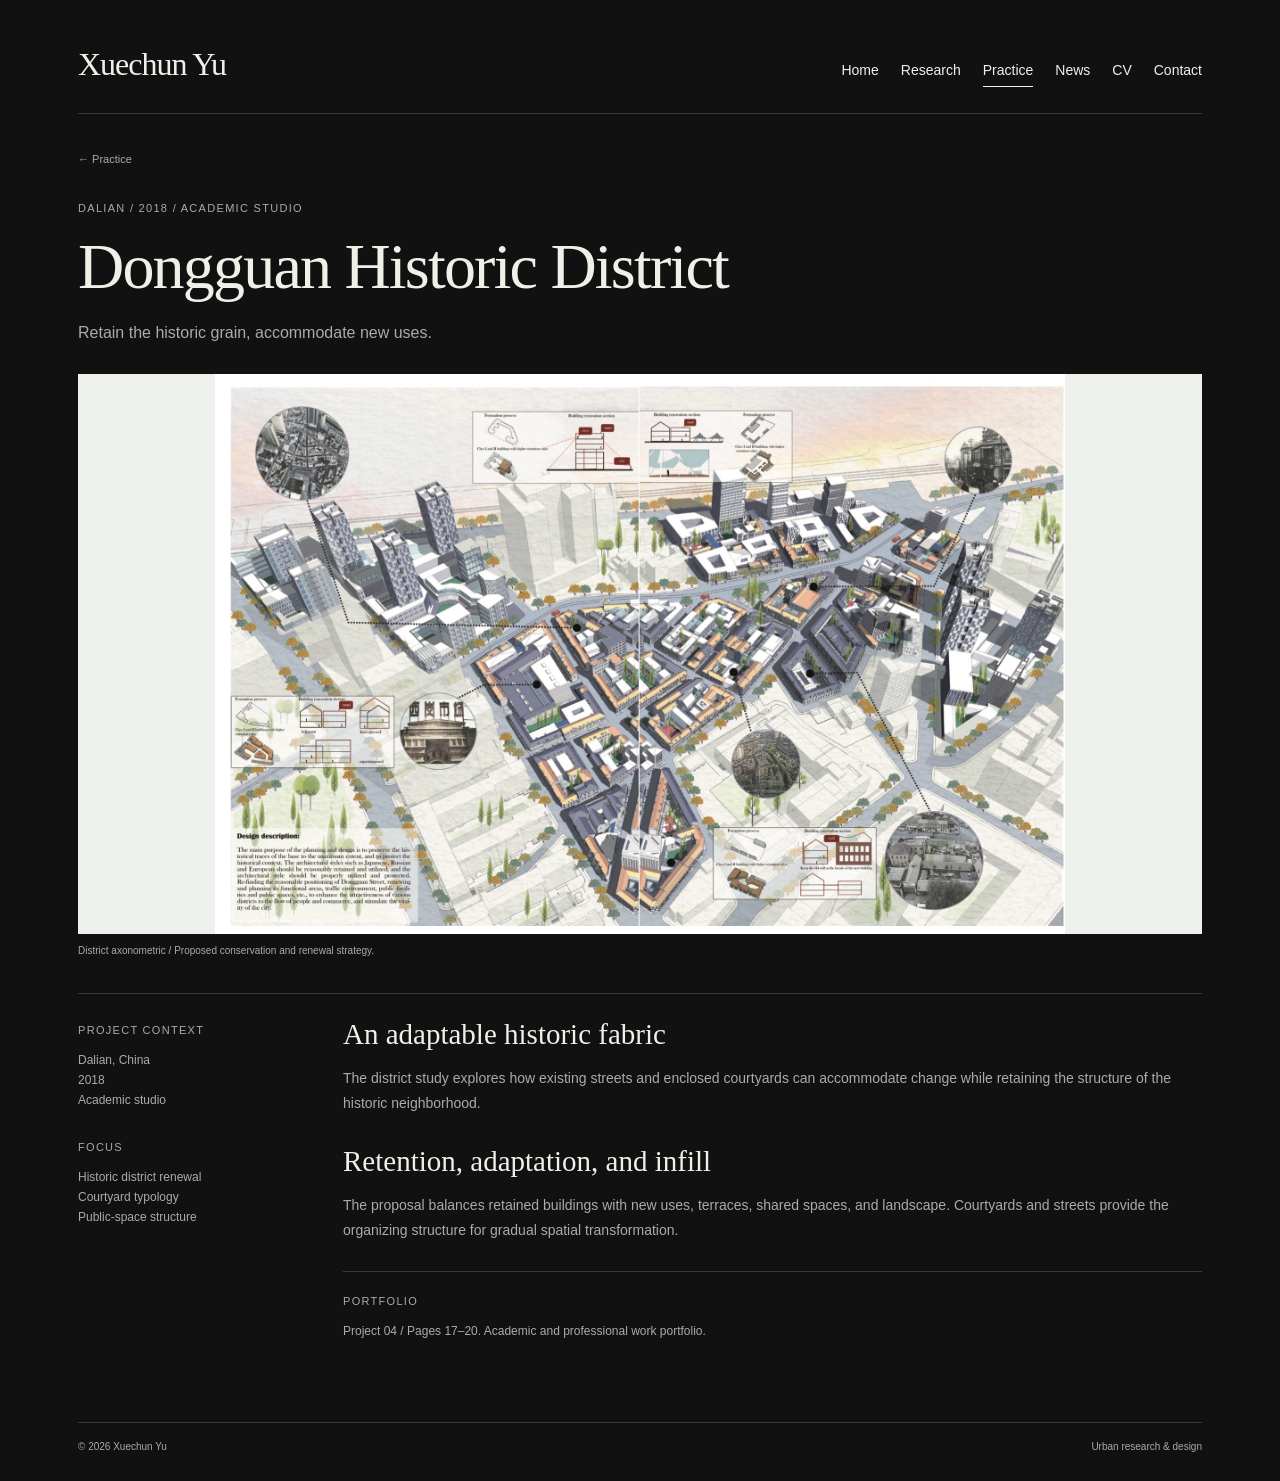
<file: projects/dongguan.html>
<!doctype html>
<html lang="en">
<head>
  <meta charset="utf-8">
  <meta name="viewport" content="width=device-width, initial-scale=1">
  <meta name="color-scheme" content="dark">
  <meta name="theme-color" content="#101110">
  <title>Dongguan Historic District | Xuechun Yu</title>
  <meta name="description" content="Retain the historic grain, accommodate new uses.">
  <link rel="icon" href="../assets/favicon.svg" type="image/svg+xml">
  <link rel="icon" href="../assets/favicon-32.png" sizes="32x32" type="image/png">
  <link rel="apple-touch-icon" href="../assets/apple-touch-icon.png">
  <link rel="stylesheet" href="../assets/styles.css">
</head>
<body>
  <a class="skip-link" href="#main">Skip to content</a>
  <div id="xy-pages"><div class="website quiet black"><header><a href="../index.html" class="brand ">Xuechun Yu</a><nav aria-label="Main navigation"><a href="../index.html" >Home</a><a href="../research.html" >Research</a><a href="../practice.html"  aria-current="page">Practice</a><a href="../news.html" >News</a><a href="../cv.html" >CV</a><a href="../contact.html" >Contact</a></nav></header>
  <main id="main"><a class="return-link" href="../practice.html">← Practice</a><div class="detail-opening"><span class="eyebrow">DALIAN / 2018 / ACADEMIC STUDIO</span><h1>Dongguan Historic District</h1><p class="detail-deck">Retain the historic grain, accommodate new uses.</p></div><figure class="detail-figure"><img src="../assets/images/dongguan-20261015.jpg" alt="District axonometric / Proposed conservation and renewal strategy." decoding="async"><figcaption>District axonometric / Proposed conservation and renewal strategy.</figcaption></figure><div class="detail-body"><aside class="detail-meta"><span class="eyebrow">PROJECT CONTEXT</span><p>Dalian, China
2018
Academic studio</p><span class="eyebrow">FOCUS</span><p>Historic district renewal
Courtyard typology
Public-space structure</p></aside><div><h2>An adaptable historic fabric</h2><p>The district study explores how existing streets and enclosed courtyards can accommodate change while retaining the structure of the historic neighborhood.</p><h2>Retention, adaptation, and infill</h2><p>The proposal balances retained buildings with new uses, terraces, shared spaces, and landscape. Courtyards and streets provide the organizing structure for gradual spatial transformation.</p><div class="detail-output"><span class="eyebrow">PORTFOLIO</span><p>Project 04 / Pages 17–20. Academic and professional work portfolio.</p></div></div></div></main>
  <footer><span>© 2026 Xuechun Yu</span><span>Urban research &amp; design</span></footer>
  </div></div>
</body>
</html>
</file>
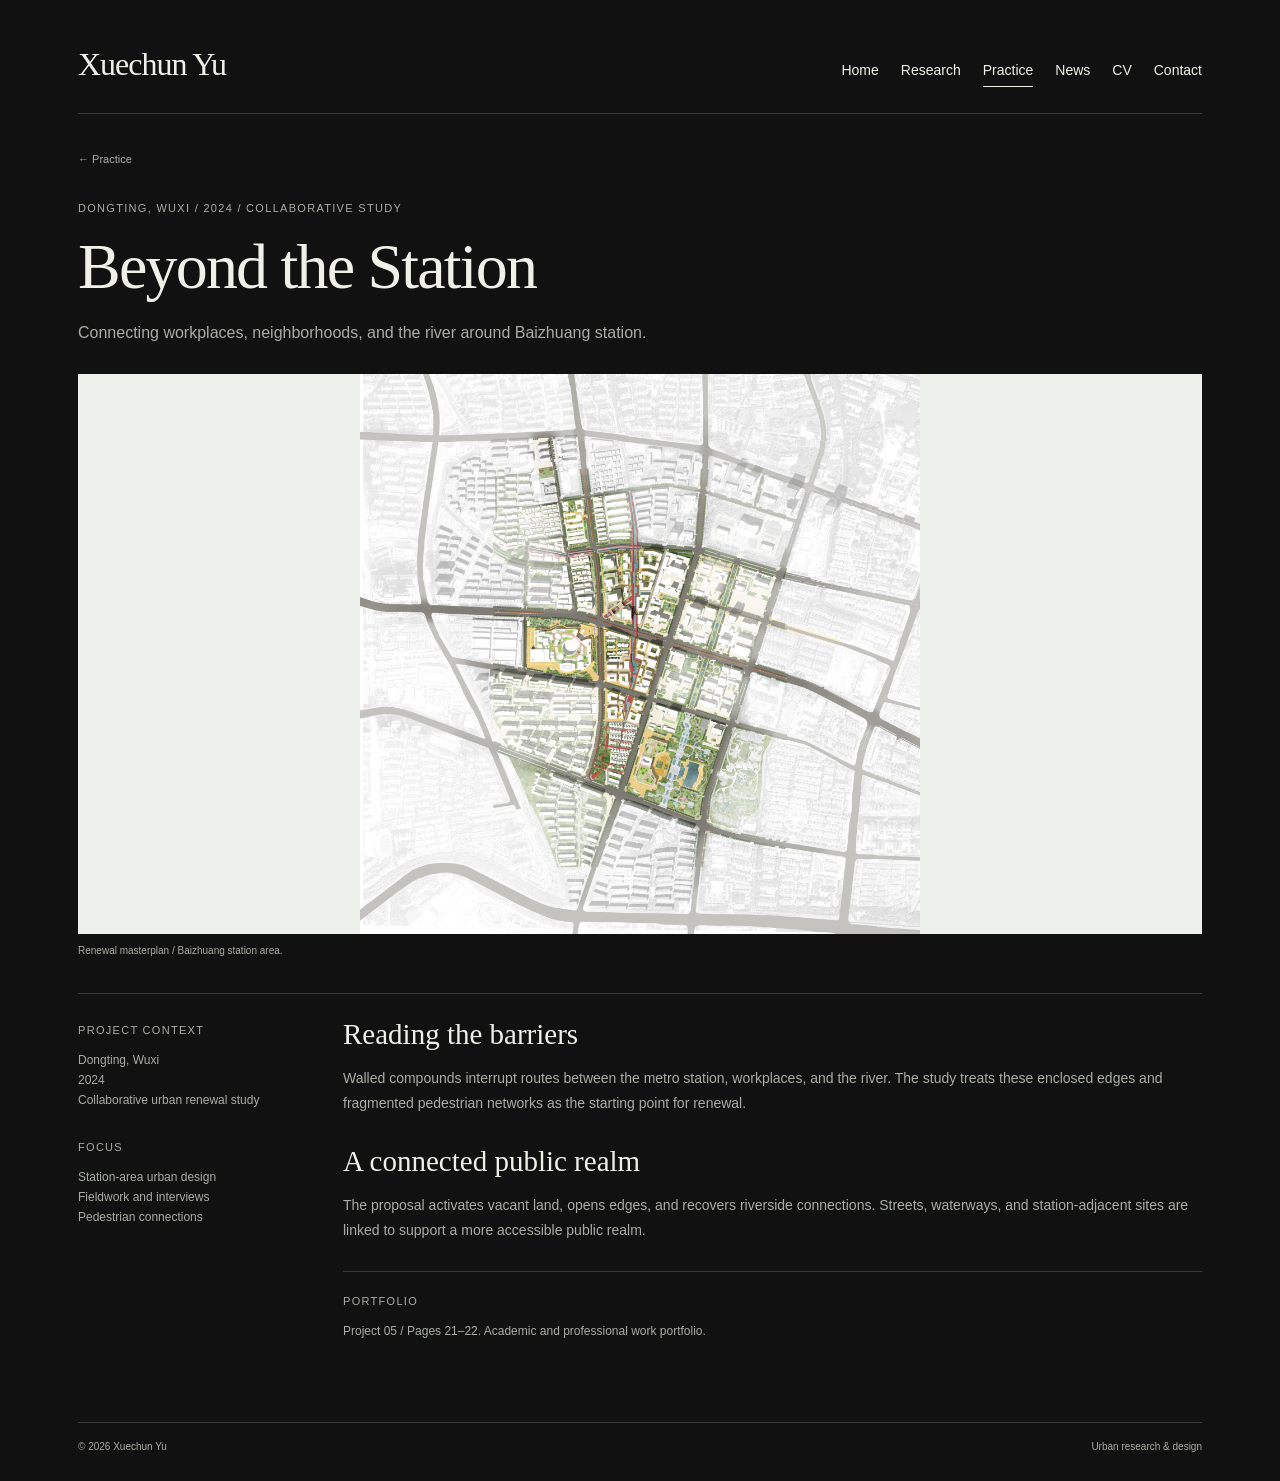
<file: projects/dongting.html>
<!doctype html>
<html lang="en">
<head>
  <meta charset="utf-8">
  <meta name="viewport" content="width=device-width, initial-scale=1">
  <meta name="color-scheme" content="dark">
  <meta name="theme-color" content="#101110">
  <title>Beyond the Station | Xuechun Yu</title>
  <meta name="description" content="Connecting workplaces, neighborhoods, and the river around Baizhuang station.">
  <link rel="icon" href="../assets/favicon.svg" type="image/svg+xml">
  <link rel="icon" href="../assets/favicon-32.png" sizes="32x32" type="image/png">
  <link rel="apple-touch-icon" href="../assets/apple-touch-icon.png">
  <link rel="stylesheet" href="../assets/styles.css">
</head>
<body>
  <a class="skip-link" href="#main">Skip to content</a>
  <div id="xy-pages"><div class="website quiet black"><header><a href="../index.html" class="brand ">Xuechun Yu</a><nav aria-label="Main navigation"><a href="../index.html" >Home</a><a href="../research.html" >Research</a><a href="../practice.html"  aria-current="page">Practice</a><a href="../news.html" >News</a><a href="../cv.html" >CV</a><a href="../contact.html" >Contact</a></nav></header>
  <main id="main"><a class="return-link" href="../practice.html">← Practice</a><div class="detail-opening"><span class="eyebrow">DONGTING, WUXI / 2024 / COLLABORATIVE STUDY</span><h1>Beyond the Station</h1><p class="detail-deck">Connecting workplaces, neighborhoods, and the river around Baizhuang station.</p></div><figure class="detail-figure"><img src="../assets/images/dongting-20261015.jpg" alt="Renewal masterplan / Baizhuang station area." decoding="async"><figcaption>Renewal masterplan / Baizhuang station area.</figcaption></figure><div class="detail-body"><aside class="detail-meta"><span class="eyebrow">PROJECT CONTEXT</span><p>Dongting, Wuxi
2024
Collaborative urban renewal study</p><span class="eyebrow">FOCUS</span><p>Station-area urban design
Fieldwork and interviews
Pedestrian connections</p></aside><div><h2>Reading the barriers</h2><p>Walled compounds interrupt routes between the metro station, workplaces, and the river. The study treats these enclosed edges and fragmented pedestrian networks as the starting point for renewal.</p><h2>A connected public realm</h2><p>The proposal activates vacant land, opens edges, and recovers riverside connections. Streets, waterways, and station-adjacent sites are linked to support a more accessible public realm.</p><div class="detail-output"><span class="eyebrow">PORTFOLIO</span><p>Project 05 / Pages 21–22. Academic and professional work portfolio.</p></div></div></div></main>
  <footer><span>© 2026 Xuechun Yu</span><span>Urban research &amp; design</span></footer>
  </div></div>
</body>
</html>
</file>
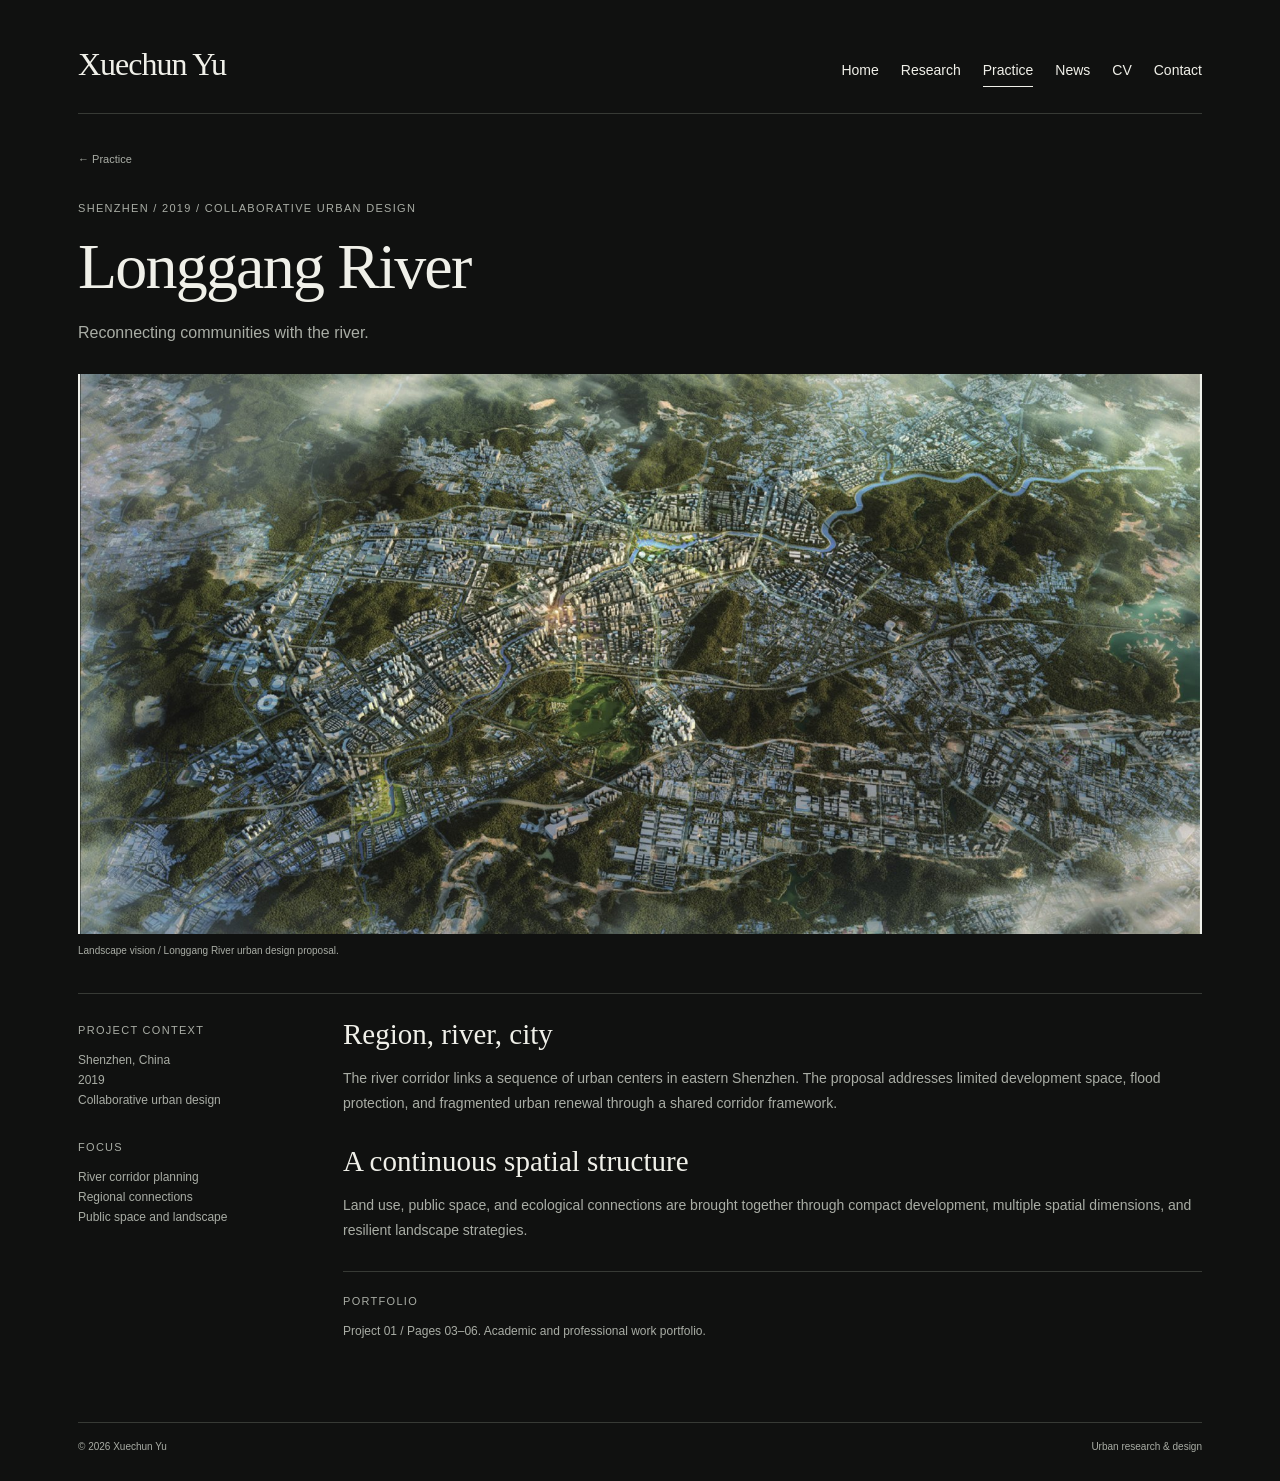
<file: projects/longgang.html>
<!doctype html>
<html lang="en">
<head>
  <meta charset="utf-8">
  <meta name="viewport" content="width=device-width, initial-scale=1">
  <meta name="color-scheme" content="dark">
  <meta name="theme-color" content="#101110">
  <title>Longgang River | Xuechun Yu</title>
  <meta name="description" content="Reconnecting communities with the river.">
  <link rel="icon" href="../assets/favicon.svg" type="image/svg+xml">
  <link rel="icon" href="../assets/favicon-32.png" sizes="32x32" type="image/png">
  <link rel="apple-touch-icon" href="../assets/apple-touch-icon.png">
  <link rel="stylesheet" href="../assets/styles.css">
</head>
<body>
  <a class="skip-link" href="#main">Skip to content</a>
  <div id="xy-pages"><div class="website quiet black"><header><a href="../index.html" class="brand ">Xuechun Yu</a><nav aria-label="Main navigation"><a href="../index.html" >Home</a><a href="../research.html" >Research</a><a href="../practice.html"  aria-current="page">Practice</a><a href="../news.html" >News</a><a href="../cv.html" >CV</a><a href="../contact.html" >Contact</a></nav></header>
  <main id="main"><a class="return-link" href="../practice.html">← Practice</a><div class="detail-opening"><span class="eyebrow">SHENZHEN / 2019 / COLLABORATIVE URBAN DESIGN</span><h1>Longgang River</h1><p class="detail-deck">Reconnecting communities with the river.</p></div><figure class="detail-figure"><img src="../assets/images/longgang.jpg" alt="Landscape vision / Longgang River urban design proposal." decoding="async"><figcaption>Landscape vision / Longgang River urban design proposal.</figcaption></figure><div class="detail-body"><aside class="detail-meta"><span class="eyebrow">PROJECT CONTEXT</span><p>Shenzhen, China
2019
Collaborative urban design</p><span class="eyebrow">FOCUS</span><p>River corridor planning
Regional connections
Public space and landscape</p></aside><div><h2>Region, river, city</h2><p>The river corridor links a sequence of urban centers in eastern Shenzhen. The proposal addresses limited development space, flood protection, and fragmented urban renewal through a shared corridor framework.</p><h2>A continuous spatial structure</h2><p>Land use, public space, and ecological connections are brought together through compact development, multiple spatial dimensions, and resilient landscape strategies.</p><div class="detail-output"><span class="eyebrow">PORTFOLIO</span><p>Project 01 / Pages 03–06. Academic and professional work portfolio.</p></div></div></div></main>
  <footer><span>© 2026 Xuechun Yu</span><span>Urban research &amp; design</span></footer>
  </div></div>
</body>
</html>
</file>
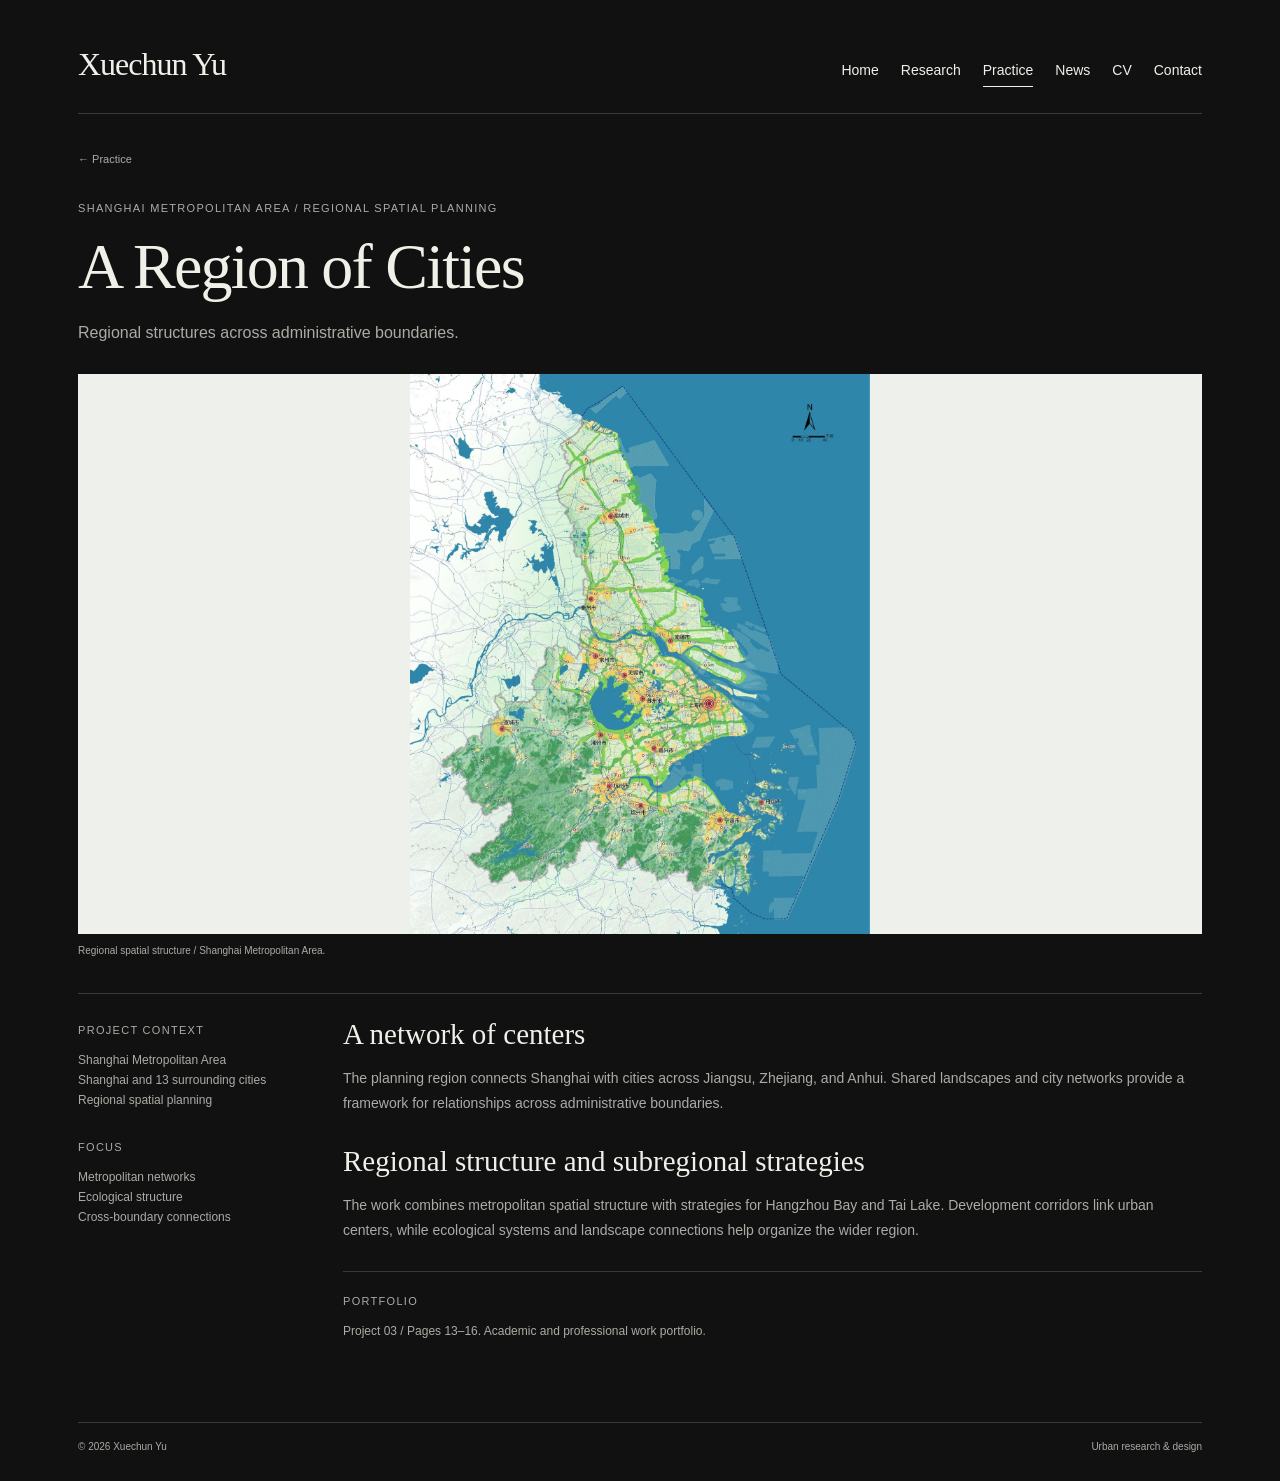
<file: projects/shanghai.html>
<!doctype html>
<html lang="en">
<head>
  <meta charset="utf-8">
  <meta name="viewport" content="width=device-width, initial-scale=1">
  <meta name="color-scheme" content="dark">
  <meta name="theme-color" content="#101110">
  <title>A Region of Cities | Xuechun Yu</title>
  <meta name="description" content="Regional structures across administrative boundaries.">
  <link rel="icon" href="../assets/favicon.svg" type="image/svg+xml">
  <link rel="icon" href="../assets/favicon-32.png" sizes="32x32" type="image/png">
  <link rel="apple-touch-icon" href="../assets/apple-touch-icon.png">
  <link rel="stylesheet" href="../assets/styles.css">
</head>
<body>
  <a class="skip-link" href="#main">Skip to content</a>
  <div id="xy-pages"><div class="website quiet black"><header><a href="../index.html" class="brand ">Xuechun Yu</a><nav aria-label="Main navigation"><a href="../index.html" >Home</a><a href="../research.html" >Research</a><a href="../practice.html"  aria-current="page">Practice</a><a href="../news.html" >News</a><a href="../cv.html" >CV</a><a href="../contact.html" >Contact</a></nav></header>
  <main id="main"><a class="return-link" href="../practice.html">← Practice</a><div class="detail-opening"><span class="eyebrow">SHANGHAI METROPOLITAN AREA / REGIONAL SPATIAL PLANNING</span><h1>A Region of Cities</h1><p class="detail-deck">Regional structures across administrative boundaries.</p></div><figure class="detail-figure"><img src="../assets/images/shanghai.jpg" alt="Regional spatial structure / Shanghai Metropolitan Area." decoding="async"><figcaption>Regional spatial structure / Shanghai Metropolitan Area.</figcaption></figure><div class="detail-body"><aside class="detail-meta"><span class="eyebrow">PROJECT CONTEXT</span><p>Shanghai Metropolitan Area
Shanghai and 13 surrounding cities
Regional spatial planning</p><span class="eyebrow">FOCUS</span><p>Metropolitan networks
Ecological structure
Cross-boundary connections</p></aside><div><h2>A network of centers</h2><p>The planning region connects Shanghai with cities across Jiangsu, Zhejiang, and Anhui. Shared landscapes and city networks provide a framework for relationships across administrative boundaries.</p><h2>Regional structure and subregional strategies</h2><p>The work combines metropolitan spatial structure with strategies for Hangzhou Bay and Tai Lake. Development corridors link urban centers, while ecological systems and landscape connections help organize the wider region.</p><div class="detail-output"><span class="eyebrow">PORTFOLIO</span><p>Project 03 / Pages 13–16. Academic and professional work portfolio.</p></div></div></div></main>
  <footer><span>© 2026 Xuechun Yu</span><span>Urban research &amp; design</span></footer>
  </div></div>
</body>
</html>
</file>
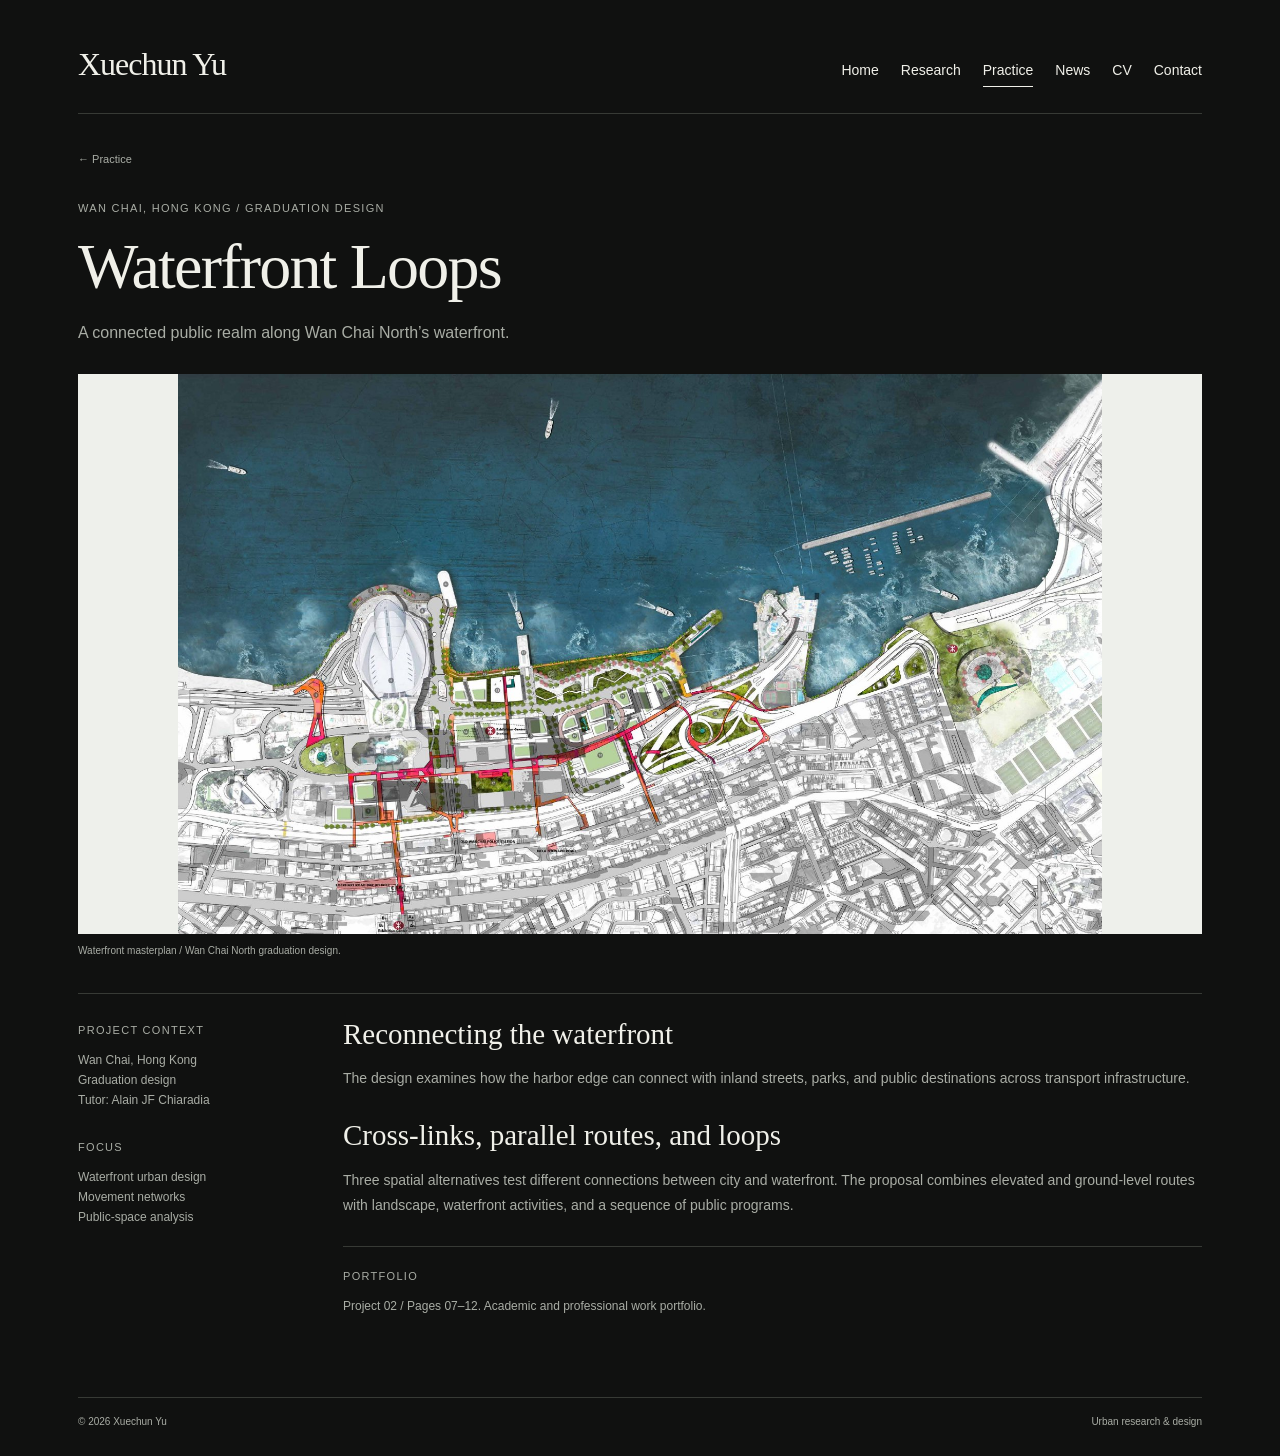
<file: projects/wanchai.html>
<!doctype html>
<html lang="en">
<head>
  <meta charset="utf-8">
  <meta name="viewport" content="width=device-width, initial-scale=1">
  <meta name="color-scheme" content="dark">
  <meta name="theme-color" content="#101110">
  <title>Waterfront Loops | Xuechun Yu</title>
  <meta name="description" content="A connected public realm along Wan Chai North’s waterfront.">
  <link rel="icon" href="../assets/favicon.svg" type="image/svg+xml">
  <link rel="icon" href="../assets/favicon-32.png" sizes="32x32" type="image/png">
  <link rel="apple-touch-icon" href="../assets/apple-touch-icon.png">
  <link rel="stylesheet" href="../assets/styles.css">
</head>
<body>
  <a class="skip-link" href="#main">Skip to content</a>
  <div id="xy-pages"><div class="website quiet black"><header><a href="../index.html" class="brand ">Xuechun Yu</a><nav aria-label="Main navigation"><a href="../index.html" >Home</a><a href="../research.html" >Research</a><a href="../practice.html"  aria-current="page">Practice</a><a href="../news.html" >News</a><a href="../cv.html" >CV</a><a href="../contact.html" >Contact</a></nav></header>
  <main id="main"><a class="return-link" href="../practice.html">← Practice</a><div class="detail-opening"><span class="eyebrow">WAN CHAI, HONG KONG / GRADUATION DESIGN</span><h1>Waterfront Loops</h1><p class="detail-deck">A connected public realm along Wan Chai North’s waterfront.</p></div><figure class="detail-figure"><img src="../assets/images/wanchai.jpg" alt="Waterfront masterplan / Wan Chai North graduation design." decoding="async"><figcaption>Waterfront masterplan / Wan Chai North graduation design.</figcaption></figure><div class="detail-body"><aside class="detail-meta"><span class="eyebrow">PROJECT CONTEXT</span><p>Wan Chai, Hong Kong
Graduation design
Tutor: Alain JF Chiaradia</p><span class="eyebrow">FOCUS</span><p>Waterfront urban design
Movement networks
Public-space analysis</p></aside><div><h2>Reconnecting the waterfront</h2><p>The design examines how the harbor edge can connect with inland streets, parks, and public destinations across transport infrastructure.</p><h2>Cross-links, parallel routes, and loops</h2><p>Three spatial alternatives test different connections between city and waterfront. The proposal combines elevated and ground-level routes with landscape, waterfront activities, and a sequence of public programs.</p><div class="detail-output"><span class="eyebrow">PORTFOLIO</span><p>Project 02 / Pages 07–12. Academic and professional work portfolio.</p></div></div></div></main>
  <footer><span>© 2026 Xuechun Yu</span><span>Urban research &amp; design</span></footer>
  </div></div>
</body>
</html>
</file>
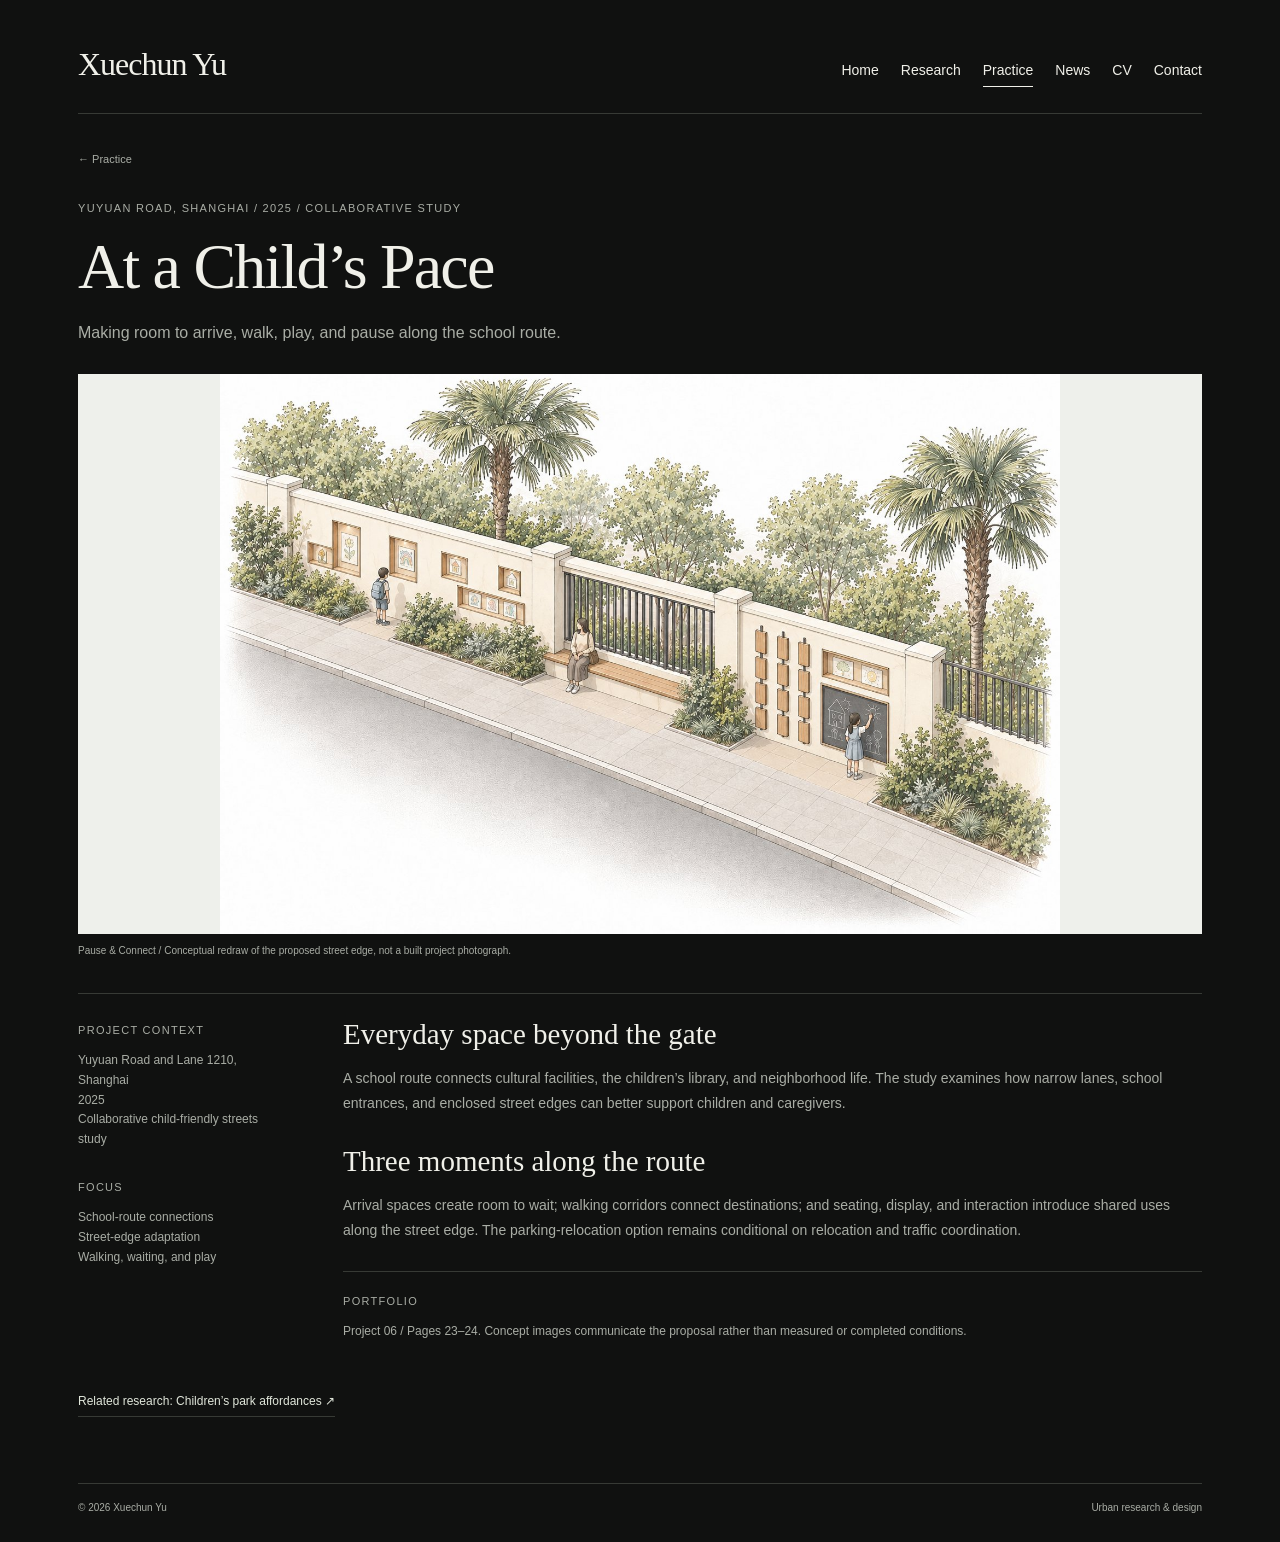
<file: projects/yuyuan.html>
<!doctype html>
<html lang="en">
<head>
  <meta charset="utf-8">
  <meta name="viewport" content="width=device-width, initial-scale=1">
  <meta name="color-scheme" content="dark">
  <meta name="theme-color" content="#101110">
  <title>At a Child’s Pace | Xuechun Yu</title>
  <meta name="description" content="Making room to arrive, walk, play, and pause along the school route.">
  <link rel="icon" href="../assets/favicon.svg" type="image/svg+xml">
  <link rel="icon" href="../assets/favicon-32.png" sizes="32x32" type="image/png">
  <link rel="apple-touch-icon" href="../assets/apple-touch-icon.png">
  <link rel="stylesheet" href="../assets/styles.css">
</head>
<body>
  <a class="skip-link" href="#main">Skip to content</a>
  <div id="xy-pages"><div class="website quiet black"><header><a href="../index.html" class="brand ">Xuechun Yu</a><nav aria-label="Main navigation"><a href="../index.html" >Home</a><a href="../research.html" >Research</a><a href="../practice.html"  aria-current="page">Practice</a><a href="../news.html" >News</a><a href="../cv.html" >CV</a><a href="../contact.html" >Contact</a></nav></header>
  <main id="main"><a class="return-link" href="../practice.html">← Practice</a><div class="detail-opening"><span class="eyebrow">YUYUAN ROAD, SHANGHAI / 2025 / COLLABORATIVE STUDY</span><h1>At a Child’s Pace</h1><p class="detail-deck">Making room to arrive, walk, play, and pause along the school route.</p></div><figure class="detail-figure"><img src="../assets/images/yuyuan.jpg" alt="Pause &amp; Connect / Conceptual redraw of the proposed street edge, not a built project photograph." decoding="async"><figcaption>Pause &amp; Connect / Conceptual redraw of the proposed street edge, not a built project photograph.</figcaption></figure><div class="detail-body"><aside class="detail-meta"><span class="eyebrow">PROJECT CONTEXT</span><p>Yuyuan Road and Lane 1210, Shanghai
2025
Collaborative child-friendly streets study</p><span class="eyebrow">FOCUS</span><p>School-route connections
Street-edge adaptation
Walking, waiting, and play</p></aside><div><h2>Everyday space beyond the gate</h2><p>A school route connects cultural facilities, the children’s library, and neighborhood life. The study examines how narrow lanes, school entrances, and enclosed street edges can better support children and caregivers.</p><h2>Three moments along the route</h2><p>Arrival spaces create room to wait; walking corridors connect destinations; and seating, display, and interaction introduce shared uses along the street edge. The parking-relocation option remains conditional on relocation and traffic coordination.</p><div class="detail-output"><span class="eyebrow">PORTFOLIO</span><p>Project 06 / Pages 23–24. Concept images communicate the proposal rather than measured or completed conditions.</p></div></div></div><a class="inline-link" href="../research.html#ongoing-research">Related research: Children’s park affordances ↗</a></main>
  <footer><span>© 2026 Xuechun Yu</span><span>Urban research &amp; design</span></footer>
  </div></div>
</body>
</html>
</file>
<file: assets/styles.css>
#xy-pages .website{--p-bg:light-dark(#ffffff,#191a19);--p-text:light-dark(#20231f,#efefea);--p-muted:light-dark(#687066,#b5bcb1);--p-line:light-dark(#dce0d9,#444940);--p-link:light-dark(#364631,#c5d2bc);background:var(--p-bg);color:var(--p-text);padding:30px 42px 22px;min-height:770px;display:flex;flex-direction:column;font-family:Arial,Helvetica,sans-serif;font-size:14px;line-height:1.65;box-sizing:border-box}
#xy-pages *{box-sizing:border-box}#xy-pages button{font:inherit;color:inherit;background:none;border:0;padding:0;text-align:left}#xy-pages header{display:flex;justify-content:space-between;align-items:baseline;gap:24px;padding:0 0 22px;border-bottom:1px solid var(--p-line)}#xy-pages .brand{font-family:Georgia,serif;font-size:27px;letter-spacing:-1px;white-space:nowrap}#xy-pages nav{display:flex;flex-wrap:wrap;gap:22px;align-items:center}#xy-pages nav button{font-size:12px;position:relative;padding:5px 0}#xy-pages nav button[aria-current="page"]::after{content:"";position:absolute;left:0;right:0;bottom:0;height:1px;background:var(--p-text)}#xy-pages nav button:hover{color:var(--p-link)}#xy-pages main{flex:1;min-width:0}#xy-pages .bio-layout{display:grid;grid-template-columns:205px minmax(0,1fr);gap:65px;margin:58px 0 34px;align-items:start}#xy-pages .portrait{padding-top:6px}#xy-pages .portrait img{width:100%;height:252px;object-fit:cover;object-position:center 32%;display:block}#xy-pages .portrait-caption{font-size:11px;line-height:1.7;color:var(--p-muted);display:grid;gap:10px;margin-top:19px}#xy-pages .portrait-caption>span:first-child{font-size:10px;letter-spacing:1.4px;color:var(--p-text)}#xy-pages .eyebrow{font-size:10px;letter-spacing:1.3px;color:var(--p-muted)}#xy-pages h1{font-family:Georgia,'Times New Roman',serif;font-size:52px;font-weight:400;line-height:1.04;letter-spacing:-1.8px;margin:18px 0 24px}#xy-pages h1 em{font-weight:400}#xy-pages .quiet h1 em br{display:none}#xy-pages .copy{max-width:545px}#xy-pages p{margin:0 0 16px}#xy-pages .copy p{font-size:14px;color:var(--p-text);line-height:1.75}#xy-pages .inline-link{font-size:12px;color:var(--p-link);border-bottom:1px solid var(--p-line);padding:4px 0;margin-top:6px}#xy-pages .inline-link span{margin-left:14px}#xy-pages .recent{display:grid;grid-template-columns:205px 1fr;gap:65px;border-top:1px solid var(--p-line);padding:19px 0 24px;align-items:center}#xy-pages .recent button{font-size:12px;display:flex;justify-content:space-between;gap:12px;flex-wrap:wrap}#xy-pages .recent button span{color:var(--p-muted);font-size:11px}#xy-pages footer{display:flex;justify-content:space-between;gap:20px;font-size:10px;color:var(--p-muted);padding-top:16px;border-top:1px solid var(--p-line)}#xy-pages .type .brand{font-family:Arial,sans-serif;font-size:25px}#xy-pages .type .bio-layout{grid-template-columns:minmax(0,1fr) 210px;gap:70px;margin-top:42px}#xy-pages .type .portrait{grid-column:2;grid-row:1;margin-top:53px}#xy-pages .type .bio{grid-column:1;grid-row:1}#xy-pages .type h1{font-size:65px;line-height:1;letter-spacing:-2.2px}#xy-pages .type .portrait img{height:272px}#xy-pages .type .copy p{font-size:13px;line-height:1.75}#xy-pages .type .recent{grid-template-columns:130px 1fr;gap:30px}#xy-pages .page-intro{margin:40px 0 30px}#xy-pages .page-intro p{color:var(--p-muted)}#xy-pages h2{font-family:Georgia,serif;font-size:30px;line-height:1.15;font-weight:400;margin:15px 0}#xy-pages .directions{display:grid;grid-template-columns:1fr 1fr;gap:40px;border-top:1px solid var(--p-line);padding-top:26px}#xy-pages .directions h2{font-size:39px}#xy-pages .directions p{color:var(--p-muted)}#xy-pages .note{font-size:11px;color:var(--p-muted);margin:26px 0}#xy-pages .work-list>div{border-top:1px solid var(--p-line);display:grid;grid-template-columns:50px 1fr;align-items:center;gap:18px;padding:14px 0}#xy-pages .work-list h2{font-size:24px;margin:0}#xy-pages .work-list span{font-size:11px;color:var(--p-muted)}#xy-pages .talk{border-top:1px solid var(--p-line);padding:24px 0 15px}#xy-pages .talk p{max-width:630px;color:var(--p-muted)}#xy-pages .cv-row{display:grid;grid-template-columns:150px 1fr;gap:30px;border-top:1px solid var(--p-line);padding:20px 0}#xy-pages .cv-row>span,#xy-pages .contact-row>span{font-size:10px;letter-spacing:1px;color:var(--p-muted)}#xy-pages .cv-row h2{font-size:24px;margin-top:0}#xy-pages .contact-row{display:grid;grid-template-columns:150px 1fr;gap:30px;border-top:1px solid var(--p-line);padding:22px 0}#xy-pages a{color:var(--p-text);text-decoration:none;overflow-wrap:anywhere}#xy-pages a:hover{text-decoration:underline}
@media(max-width:750px){#xy-pages .website{padding:26px 25px;min-height:1000px}#xy-pages header{display:block}#xy-pages nav{margin-top:20px;gap:20px}#xy-pages .bio-layout{grid-template-columns:155px 1fr;gap:28px;margin-top:38px}#xy-pages .portrait img{height:208px}#xy-pages h1{font-size:39px}#xy-pages .type .bio-layout{grid-template-columns:1fr 165px;gap:30px}#xy-pages .type .portrait img{height:220px}#xy-pages .type h1{font-size:49px}#xy-pages .recent{grid-template-columns:155px 1fr;gap:28px}#xy-pages footer{flex-wrap:wrap}}
@media(max-width:480px){#xy-pages .website{padding:24px 20px;min-height:1200px}#xy-pages nav{gap:17px}#xy-pages nav button{font-size:11px;min-height:40px}#xy-pages .bio-layout,#xy-pages .type .bio-layout{display:flex;flex-direction:column;gap:30px}#xy-pages .portrait,#xy-pages .type .portrait{display:grid;grid-template-columns:125px 1fr;gap:20px;align-items:end;margin:0;padding:0;width:100%}#xy-pages .portrait img,#xy-pages .type .portrait img{height:161px}#xy-pages .portrait-caption{margin:0}#xy-pages .type .bio{order:1}#xy-pages h1,#xy-pages .type h1{font-size:46px}#xy-pages .recent,#xy-pages .type .recent{grid-template-columns:1fr;gap:10px}#xy-pages .directions,#xy-pages .cv-row,#xy-pages .contact-row{grid-template-columns:1fr;gap:16px}#xy-pages .directions h2{font-size:33px}}


#xy-pages .website.white{color-scheme:light;--p-bg:#ffffff;--p-text:#20231f;--p-muted:#687066;--p-line:#dce0d9;--p-link:#364631}
#xy-pages .website.black{color-scheme:dark;--p-bg:#101110;--p-text:#f0f0e9;--p-muted:#a9ada5;--p-line:#373a35;--p-link:#e0e6da}
#xy-pages .application{margin:22px 0 0;padding-top:17px;border-top:1px solid var(--p-line);font-size:13px;line-height:1.7;color:var(--p-text)}
#xy-pages .application strong{font-weight:500}
#xy-pages .news-item{border-top:1px solid var(--p-line);padding:25px 0 18px}
#xy-pages .news-item p{max-width:620px;color:var(--p-muted)}
#xy-pages .website h1{font-size:var(--profile-heading-size,52px)}
@media(max-width:750px){#xy-pages .website h1{font-size:39px}}
@media(max-width:480px){#xy-pages .website h1{font-size:43px}}


#xy-pages .website{color-scheme:dark;--p-bg:#101110;--p-text:#f0f0e9;--p-muted:#a9ada5;--p-line:#373a35;--p-link:#e0e6da;min-height:760px;padding:30px 42px 22px}
#xy-pages .website h1{font-size:58px;line-height:1.07}#xy-pages .section-opening{display:grid;grid-template-columns:1fr 1fr;gap:45px;align-items:end;margin:44px 0 35px}#xy-pages .section-opening h1{margin:15px 0 0}#xy-pages .section-opening>p{font-size:13px;line-height:1.75;color:var(--p-muted);margin:0 0 3px}#xy-pages .section-label{display:flex;justify-content:space-between;gap:20px;font-size:10px;letter-spacing:1.1px;color:var(--p-muted);border-top:1px solid var(--p-line);padding:16px 0 22px}#xy-pages .section-label>span:last-child{letter-spacing:0}
#xy-pages .research-feature{display:grid;grid-template-columns:1.07fr 1fr;gap:35px;align-items:center;padding-bottom:32px;margin-bottom:32px;border-bottom:1px solid var(--p-line)}#xy-pages .research-image{display:block;width:100%;background:#f8f8f6;overflow:hidden}#xy-pages .research-image img{display:block;width:100%;height:270px;object-fit:contain}#xy-pages .project-title{font-family:Georgia,serif;display:block;font-size:34px;line-height:1.12;letter-spacing:-.7px;margin:16px 0}#xy-pages .project-title:hover{text-decoration:underline;text-decoration-thickness:1px;text-underline-offset:5px}#xy-pages .research-copy p{font-size:13px;color:var(--p-muted);line-height:1.7}#xy-pages .method-line{font-size:10px;color:var(--p-muted);margin:18px 0 11px}#xy-pages .affordance-visual{display:flex;flex-direction:column;justify-content:space-between;width:100%;min-height:275px;padding:25px;background:#20231f;color:#f0f0e9}#xy-pages .aff-title{font-family:Georgia,serif;font-size:39px;line-height:1.03;letter-spacing:-1px;margin:24px 0}#xy-pages .aff-flow{display:flex;align-items:center;justify-content:space-between;gap:10px;font-size:11px;padding:14px 0;border-top:1px solid #50564c;border-bottom:1px solid #50564c}#xy-pages .aff-foot{font-size:10px;color:#aeb8a5;margin-top:13px}#xy-pages .additional-research{padding-bottom:22px}#xy-pages .research-index{display:grid;grid-template-columns:125px 1fr 20px;gap:20px;align-items:baseline;width:100%;margin-top:20px}#xy-pages .research-index>span:first-child{font-size:11px;color:var(--p-muted)}#xy-pages .research-index>span:nth-child(2){font-family:Georgia,serif;font-size:24px;line-height:1.2}#xy-pages .practice-bridge{display:flex;justify-content:space-between;align-items:center;gap:40px;border-top:1px solid var(--p-line);padding:22px 0;margin-top:10px}#xy-pages .practice-bridge p{font-size:12px;max-width:430px;color:var(--p-muted);margin:0}
#xy-pages .practice-grid{display:grid;grid-template-columns:1fr 1fr;gap:38px 28px;margin-bottom:35px}#xy-pages .practice-entry{display:flex;flex-direction:column;width:100%;min-width:0}#xy-pages .work-image{display:block;width:100%;height:255px;overflow:hidden;background:#e5e7e2}#xy-pages .work-image img{display:block;width:100%;height:100%;object-fit:contain;transition:transform .18s}#xy-pages .practice-entry:hover .work-image img{transform:scale(1.025)}#xy-pages .work-meta{font-size:9px;letter-spacing:1px;color:var(--p-muted);margin:17px 0 9px}#xy-pages .work-title{display:flex;justify-content:space-between;gap:12px;font-family:Georgia,serif;font-size:27px;line-height:1.15;width:100%}#xy-pages .work-title>span{font-family:Arial,sans-serif;font-size:16px}#xy-pages .work-subtitle{font-size:11px;color:var(--p-muted);margin-top:9px}
#xy-pages .return-link{font-size:11px;margin:28px 0 20px;color:var(--p-muted)}#xy-pages .detail-opening h1{font-size:51px;max-width:760px;margin:14px 0 18px}#xy-pages .detail-deck{font-size:16px;color:var(--p-muted);max-width:730px;line-height:1.65;margin-bottom:28px}#xy-pages .detail-figure{margin:0 0 34px}#xy-pages .detail-figure img{display:block;width:100%;max-height:560px;object-fit:contain;background:#eef0eb}#xy-pages figcaption{font-size:10px;color:var(--p-muted);padding-top:9px;line-height:1.6}#xy-pages .detail-body{display:grid;grid-template-columns:210px minmax(0,1fr);gap:55px;padding:24px 0;border-top:1px solid var(--p-line)}#xy-pages .detail-meta p{font-size:12px;color:var(--p-muted);white-space:pre-line;margin:10px 0 25px}#xy-pages .detail-body h2{font-size:29px;margin:0 0 15px}#xy-pages .detail-body>div>p{font-size:14px;color:var(--p-muted);margin-bottom:28px;line-height:1.8}#xy-pages .detail-output{border-top:1px solid var(--p-line);padding-top:17px}#xy-pages .detail-output p{font-size:12px;color:var(--p-muted);margin-top:10px}#xy-pages .detail-figure[hidden]{display:none}
#xy-pages .cv-heading{text-align:center;padding:46px 0 24px}#xy-pages .cv-heading h1{font-size:66px;margin:13px 0 10px}#xy-pages .document-top{border-top:1px solid var(--p-line);padding:24px 0 18px;display:flex;justify-content:space-between;gap:20px;font-size:12px;color:var(--p-muted)}#xy-pages .download-link{color:var(--p-text);text-decoration:underline;text-underline-offset:4px}#xy-pages .pdf-viewer{background:#2b2d2a}#xy-pages .pdf-toolbar{display:flex;align-items:center;gap:25px;flex-wrap:wrap;min-height:56px;padding:9px 18px;background:#252724;border-bottom:1px solid #464a42;font-size:12px}#xy-pages .page-controls{display:flex;align-items:center;gap:18px}#xy-pages .page-controls button{width:27px;height:31px;text-align:center;font-size:25px;line-height:1}#xy-pages .page-controls button:disabled{opacity:.3}#xy-pages .zoom-control{display:flex;align-items:center;gap:9px;font-size:11px;color:#c1c6ba}#xy-pages .zoom-control select{font:inherit;color:#eee;background:#343830;border:1px solid #50564b;border-radius:0;padding:6px 10px}#xy-pages .reader-label{margin-left:auto;color:#b5bbae;font-size:10px}#xy-pages .paper-scroll{height:600px;overflow:auto;padding:18px;scrollbar-color:#757c6c #292d26}#xy-pages .paper-scroll img{display:block;width:100%;max-width:none;height:auto;background:#fff}#xy-pages .cv-note{font-size:10px;color:var(--p-muted);margin:16px 0 26px}
#xy-pages main>.inline-link{margin-bottom:26px}#xy-pages button:focus-visible,#xy-pages a:focus-visible,#xy-pages select:focus-visible{outline:2px solid #c9d4bf;outline-offset:5px}
@media(max-width:750px){#xy-pages .website{padding:25px;min-height:760px}#xy-pages .website h1{font-size:46px}#xy-pages .section-opening{gap:25px}#xy-pages .research-feature{gap:23px}#xy-pages .project-title{font-size:28px}#xy-pages .aff-title{font-size:32px}#xy-pages .research-image img{height:250px}#xy-pages .work-image{height:205px}#xy-pages .work-title{font-size:23px}#xy-pages .detail-body{grid-template-columns:160px 1fr;gap:28px}#xy-pages .paper-scroll{height:570px;padding:12px}}
@media(max-width:540px){#xy-pages .website{padding:22px 20px}#xy-pages .section-opening{grid-template-columns:1fr;gap:20px;margin-top:30px}#xy-pages .research-feature{grid-template-columns:1fr;gap:25px}#xy-pages .research-image img{height:auto}#xy-pages .project-title{font-size:32px}#xy-pages .practice-grid{grid-template-columns:1fr;gap:32px}#xy-pages .work-image{height:250px}#xy-pages .work-title{font-size:28px}#xy-pages .practice-bridge{display:block}#xy-pages .practice-bridge .inline-link{margin-top:18px}#xy-pages .research-index{grid-template-columns:1fr 20px;gap:8px}#xy-pages .research-index>span:first-child{grid-column:1/-1}#xy-pages .detail-body{grid-template-columns:1fr;gap:10px}#xy-pages .detail-meta{display:grid;grid-template-columns:90px 1fr;gap:15px}#xy-pages .detail-meta p{margin:0 0 15px}#xy-pages .detail-opening h1{font-size:39px}#xy-pages .pdf-toolbar{padding:9px 12px;gap:15px}#xy-pages .reader-label{display:none}#xy-pages .paper-scroll{height:460px;padding:8px}#xy-pages .document-top{font-size:11px}#xy-pages .page-controls button{min-height:40px;min-width:35px}#xy-pages .section-label{flex-wrap:wrap}}
@media(prefers-reduced-motion:reduce){#xy-pages .work-image img{transition:none}}

html{background:#101110;scroll-behavior:smooth}
body{margin:0;background:#101110;color:#f0f0e9;font-family:Arial,Helvetica,sans-serif}
#xy-pages .website{max-width:1240px;margin:0 auto;padding:38px 58px 25px;min-height:100vh}
#xy-pages main{min-width:0}
#xy-pages header a{color:inherit;text-decoration:none}
#xy-pages nav a{font-size:14px;position:relative;padding:5px 0;display:inline-block}
#xy-pages nav a[aria-current="page"]::after{content:"";position:absolute;left:0;right:0;bottom:0;height:1px;background:var(--p-text)}
#xy-pages .brand{display:inline-block;font-family:Georgia,serif;font-size:32px}
#xy-pages .bio-layout{grid-template-columns:250px minmax(0,1fr);gap:78px;margin-top:65px}
#xy-pages .portrait img{height:320px}
#xy-pages .education{font-size:11px;line-height:1.8}
#xy-pages .education strong{display:inline-block;margin-top:8px;font-weight:400;color:var(--p-text)}
#xy-pages .website h1{font-size:64px}
#xy-pages .copy{max-width:665px}
#xy-pages .copy p{font-size:16px;line-height:1.85}
#xy-pages .application{font-size:14px;margin-top:25px}
#xy-pages .recent{grid-template-columns:250px 1fr;gap:78px;margin-top:25px}
#xy-pages .recent>a{font-size:13px;display:flex;justify-content:space-between;gap:15px;flex-wrap:wrap}
#xy-pages .recent>a span{font-size:12px;color:var(--p-muted)}
#xy-pages .inline-link,#xy-pages .return-link{display:inline-block}
#xy-pages .return-link{padding:8px 0}
#xy-pages .section-opening>p,#xy-pages .research-copy p{font-size:15px}
#xy-pages .project-title{font-size:38px}
#xy-pages .method-line,#xy-pages .work-subtitle{font-size:12px}
#xy-pages .work-meta,#xy-pages .eyebrow,#xy-pages .section-label{font-size:11px}
#xy-pages .research-image img{height:305px}
#xy-pages .research-text{align-items:start;padding-top:18px;padding-bottom:38px}
#xy-pages .research-text .research-copy{padding-top:30px}
#xy-pages .research-text .project-title{margin-bottom:0}
#xy-pages .affordance-visual{min-height:305px}
#xy-pages .practice-entry,#xy-pages .research-image,#xy-pages .affordance-visual{text-decoration:none}
#xy-pages .work-image{height:auto;aspect-ratio:16/10;background:#1b1e19}
#xy-pages .work-image img{object-fit:cover;object-position:center;filter:grayscale(1);transition:filter .35s ease}
#xy-pages .practice-entry:hover .work-image img{transform:none}
#xy-pages .work-meta{line-height:1.6}
#xy-pages .work-title{line-height:1.2}
#xy-pages .work-subtitle{line-height:1.65}
#xy-pages .practice-entry:focus-visible .work-image img{filter:grayscale(0)}
#xy-pages .practice-entry:hover,#xy-pages .research-image:hover,#xy-pages .affordance-visual:hover{text-decoration:none}
@media(hover:hover){#xy-pages .practice-entry:hover .work-image img{filter:grayscale(0)}}
@media(hover:none){#xy-pages .practice-entry:active .work-image img{filter:grayscale(0)}}
@media(max-width:540px){#xy-pages .research-text{gap:12px}#xy-pages .research-text .research-copy{padding-top:0}}

#xy-pages footer{margin-top:40px}
#xy-pages .academic-opening{margin:44px 0 26px}
#xy-pages .academic-opening h1{margin:0}
#xy-pages .research-sections{display:flex;flex-wrap:wrap;gap:12px 26px;margin:0;padding:0 0 22px}
#xy-pages .research-sections a{font-size:13px;color:var(--p-muted);padding:4px 0}
#xy-pages .academic-section{display:grid;grid-template-columns:240px minmax(0,1fr);gap:50px;border-top:1px solid var(--p-line);padding:34px 0 40px;scroll-margin-top:25px}
#xy-pages .academic-section h2{font-size:26px;line-height:1.25;margin:0}
#xy-pages .academic-content{font-size:15px;line-height:1.8;color:var(--p-muted)}
#xy-pages .academic-content p:last-child{margin-bottom:0}
#xy-pages .academic-content h3{font-family:Arial,Helvetica,sans-serif;font-size:17px;font-weight:500;line-height:1.5;color:var(--p-text);margin:0 0 8px}
#xy-pages .academic-entry-head{display:flex;flex-wrap:wrap;justify-content:space-between;gap:0 20px;align-items:baseline}
#xy-pages .academic-date,#xy-pages .academic-meta{font-size:12px;color:var(--p-muted)}
#xy-pages .academic-date{white-space:nowrap}
#xy-pages .academic-affiliation{font-size:13px;color:var(--p-text);margin:2px 0 16px}
#xy-pages .academic-content h4{font-size:12px;font-weight:400;color:var(--p-text);letter-spacing:.7px;text-transform:uppercase;margin:26px 0 16px}
#xy-pages .experience-projects{margin:0;padding:0;list-style:none}
#xy-pages .experience-projects li{margin:0 0 23px;padding-left:16px;border-left:1px solid var(--p-line)}
#xy-pages .experience-projects h5{font-size:14px;font-weight:400;line-height:1.6;color:var(--p-text);margin:0 0 4px}
#xy-pages .experience-projects p{font-size:13px;margin:4px 0 0}
#xy-pages .experience-projects p.academic-meta{font-size:12px}
#xy-pages .experience-entry+.experience-entry{border-top:1px solid var(--p-line);margin-top:30px;padding-top:26px}
#xy-pages .interest-keywords{font-size:12px;margin-top:22px;color:var(--p-text)}
#xy-pages .conference-list{list-style:none;padding:0;margin:0}
#xy-pages .conference-list li+li{margin-top:28px}
#xy-pages .conference-list strong{font-weight:500;color:var(--p-text)}
#xy-pages .conference-list p{margin-bottom:8px}
#xy-pages .conference-status{font-size:12px;color:var(--p-text)}
#xy-pages .ongoing-list article+article{margin-top:24px}
#xy-pages .ongoing-list h3{font-size:16px;margin-bottom:5px}
@media(max-width:1000px){#xy-pages .academic-section{grid-template-columns:190px minmax(0,1fr);gap:32px}#xy-pages .academic-section h2{font-size:23px}}
@media(max-width:750px){#xy-pages .academic-section{grid-template-columns:1fr;gap:22px;padding:28px 0}#xy-pages .academic-section h2 br{display:none}#xy-pages .academic-content{font-size:14px}#xy-pages .research-sections{margin-top:0;gap:8px 20px}#xy-pages .research-sections a{min-height:32px;font-size:12px}}
.skip-link{position:absolute;left:15px;top:-100px;color:#101110;background:#f0f0e9;padding:10px;z-index:10}
.skip-link:focus{top:15px}
#xy-pages a:focus-visible{outline:2px solid #d8e3cd;outline-offset:5px}
@media(max-width:1000px){#xy-pages .website{padding:30px 38px}#xy-pages header{gap:25px}#xy-pages nav{gap:18px}#xy-pages .bio-layout{grid-template-columns:205px minmax(0,1fr);gap:45px}#xy-pages .portrait img{height:260px}#xy-pages .website h1{font-size:53px}#xy-pages .recent{grid-template-columns:205px 1fr;gap:45px}}
@media(max-width:750px){#xy-pages .website{padding:25px}#xy-pages header{display:block}#xy-pages nav{margin-top:18px;gap:23px}#xy-pages nav a{font-size:13px;min-height:35px}#xy-pages .bio-layout{grid-template-columns:160px minmax(0,1fr);gap:30px;margin-top:38px}#xy-pages .portrait img{height:206px}#xy-pages .website h1{font-size:41px}#xy-pages .copy p{font-size:14px}#xy-pages .recent{grid-template-columns:160px 1fr;gap:30px}#xy-pages .project-title{font-size:30px}#xy-pages .research-copy p{font-size:14px}}
@media(max-width:540px){#xy-pages .website{padding:24px 20px}#xy-pages nav{gap:19px}#xy-pages nav a{font-size:12px;min-height:40px}#xy-pages .bio-layout{display:flex;flex-direction:column;gap:30px}#xy-pages .portrait{display:grid;grid-template-columns:125px 1fr;gap:22px;align-items:end;width:100%;padding:0}#xy-pages .portrait img{height:162px}#xy-pages .portrait-caption{margin:0}#xy-pages .bio{width:100%}#xy-pages .website h1{font-size:43px}#xy-pages .copy p{font-size:15px}#xy-pages .recent{grid-template-columns:1fr;gap:12px}#xy-pages .research-image img{height:auto}#xy-pages .detail-opening h1{font-size:38px}}
@media(prefers-reduced-motion:reduce){html{scroll-behavior:auto}}

#xy-pages .pronunciation-note{font-size:13px;font-style:italic;line-height:1.6;color:var(--p-muted);margin:22px 0 0}
</file>
